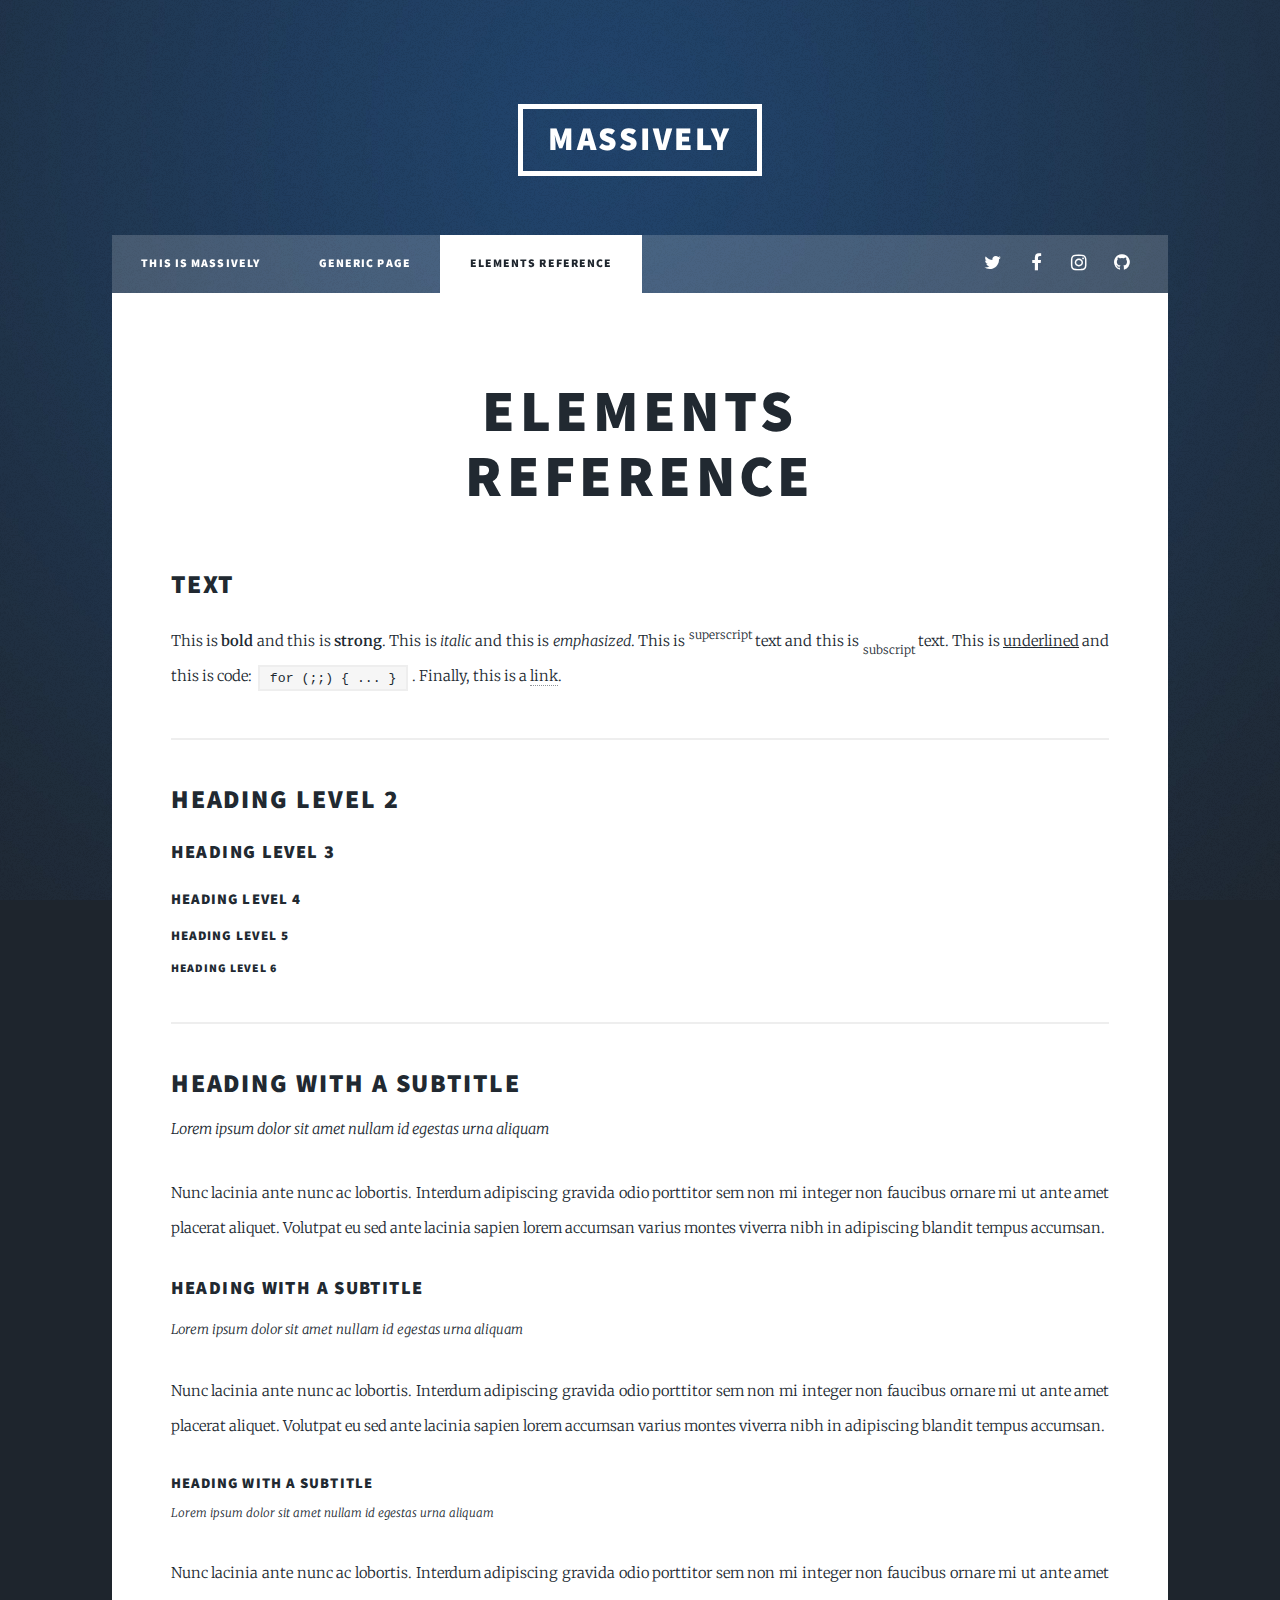
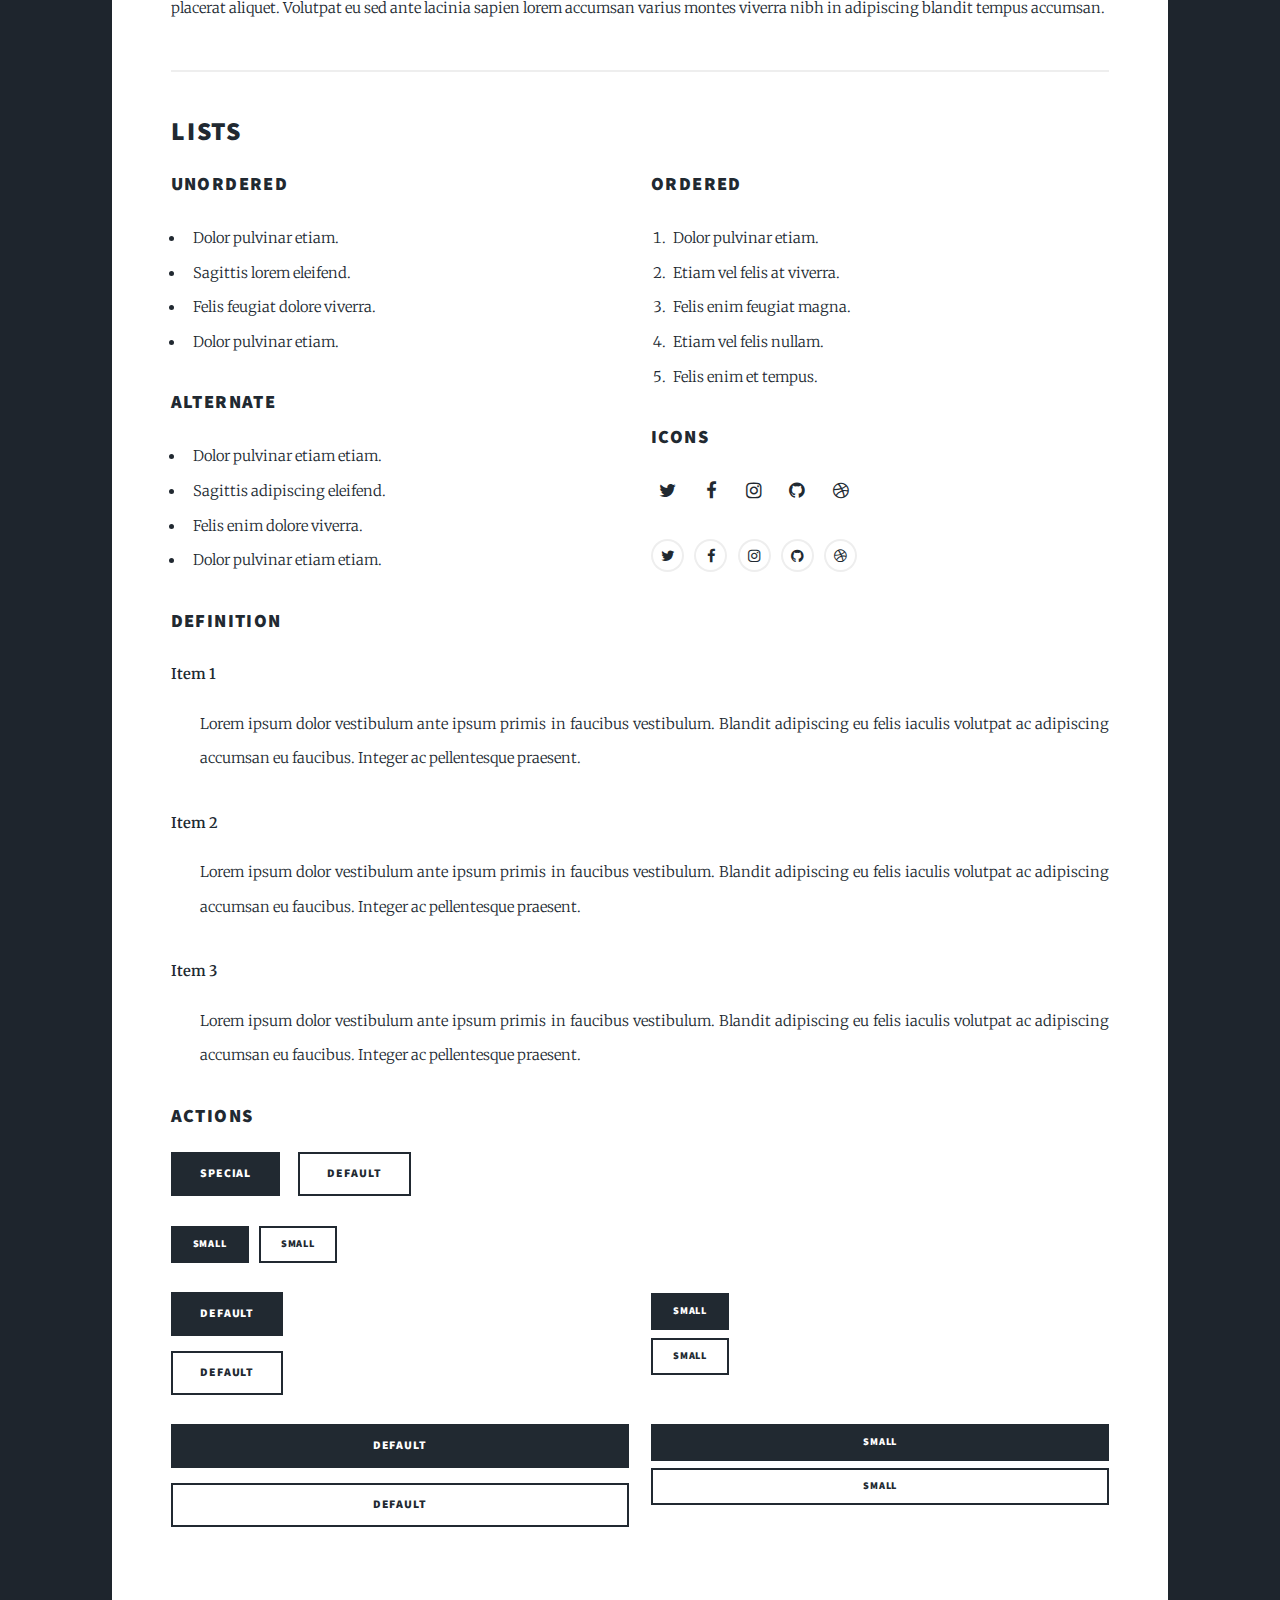
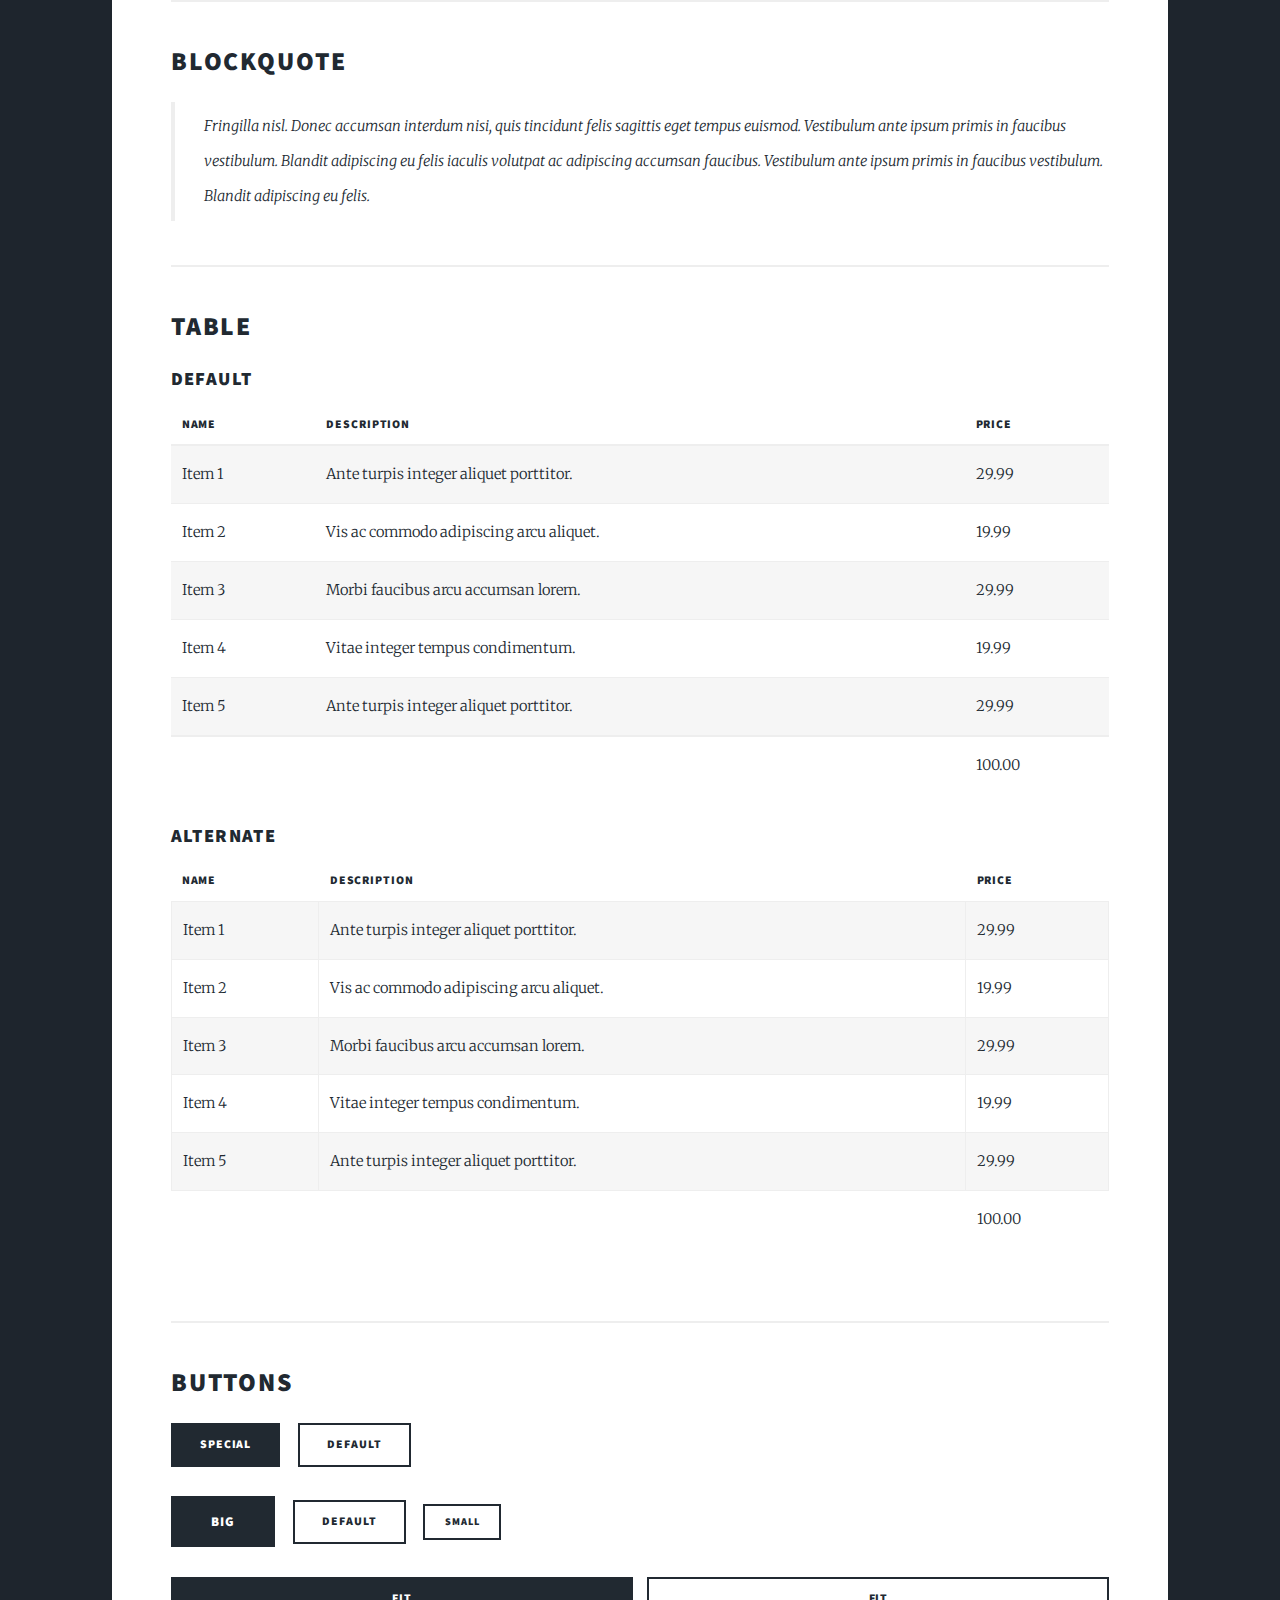
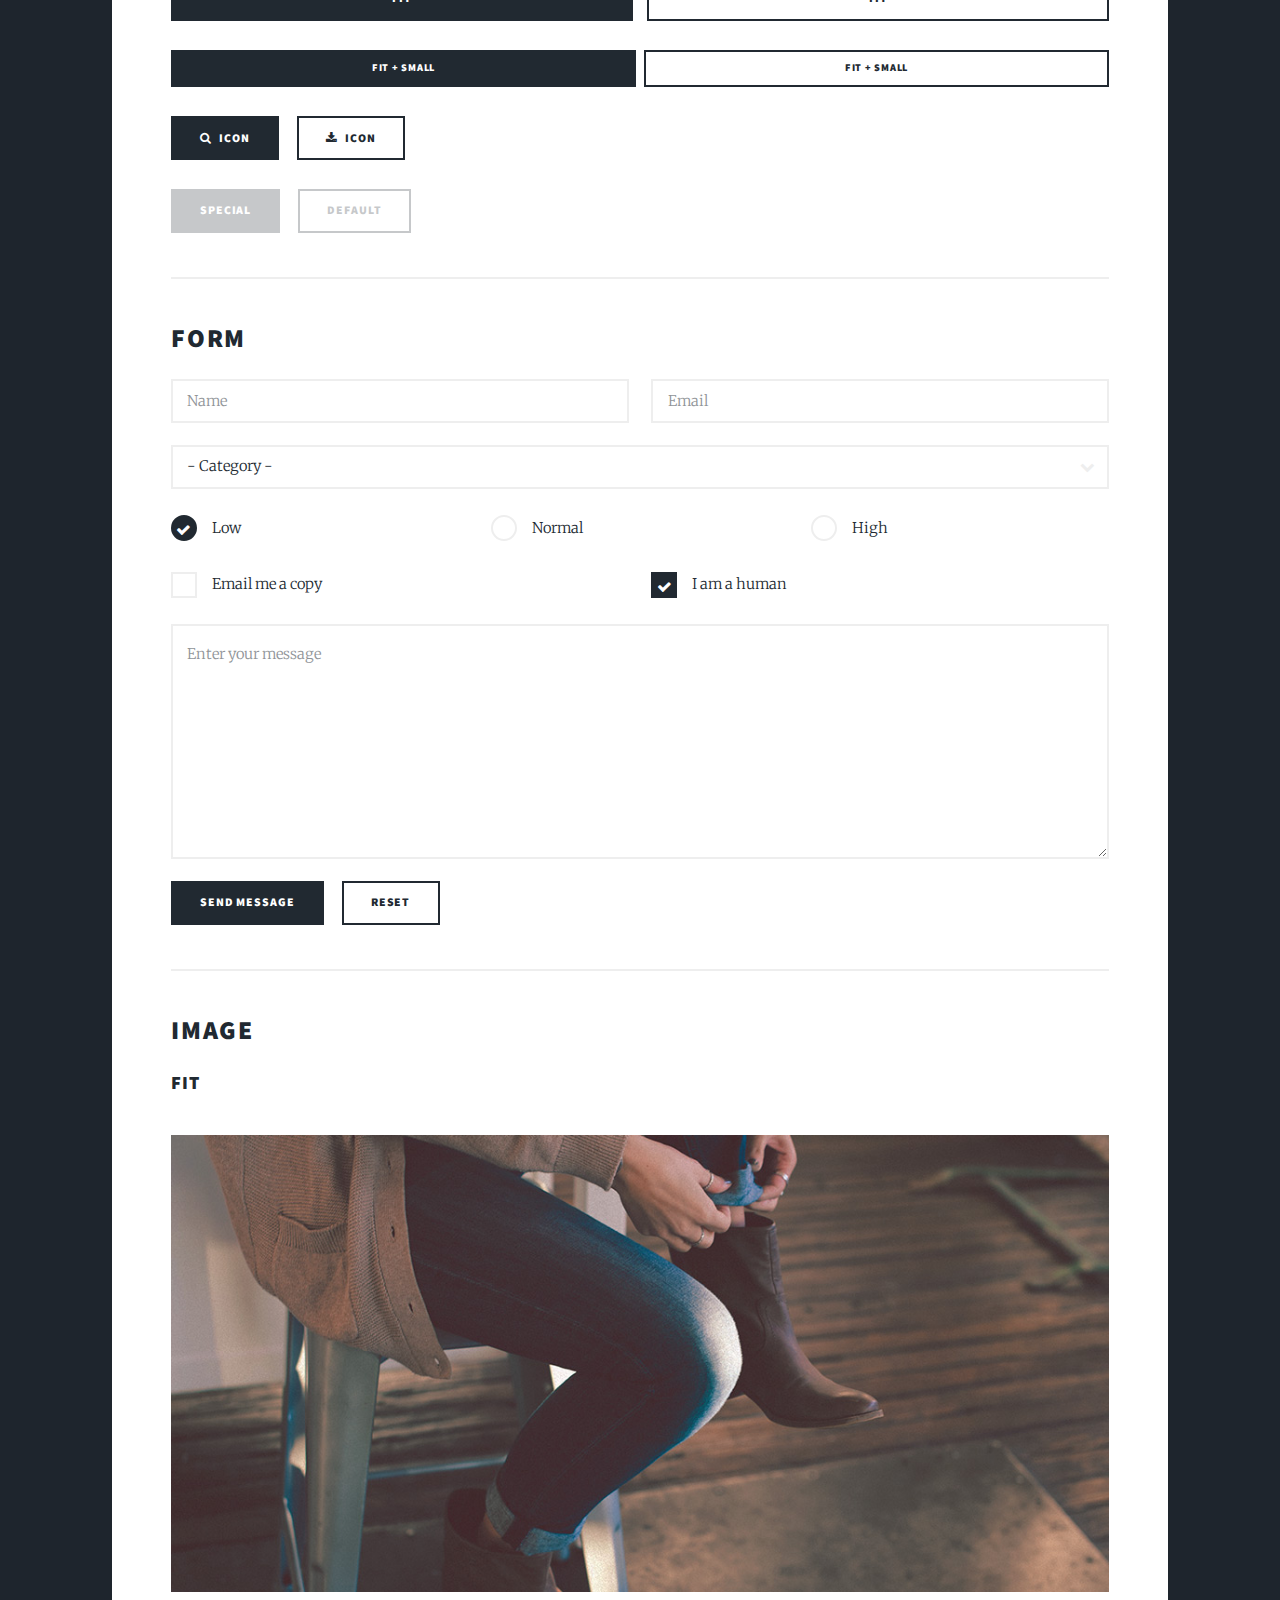
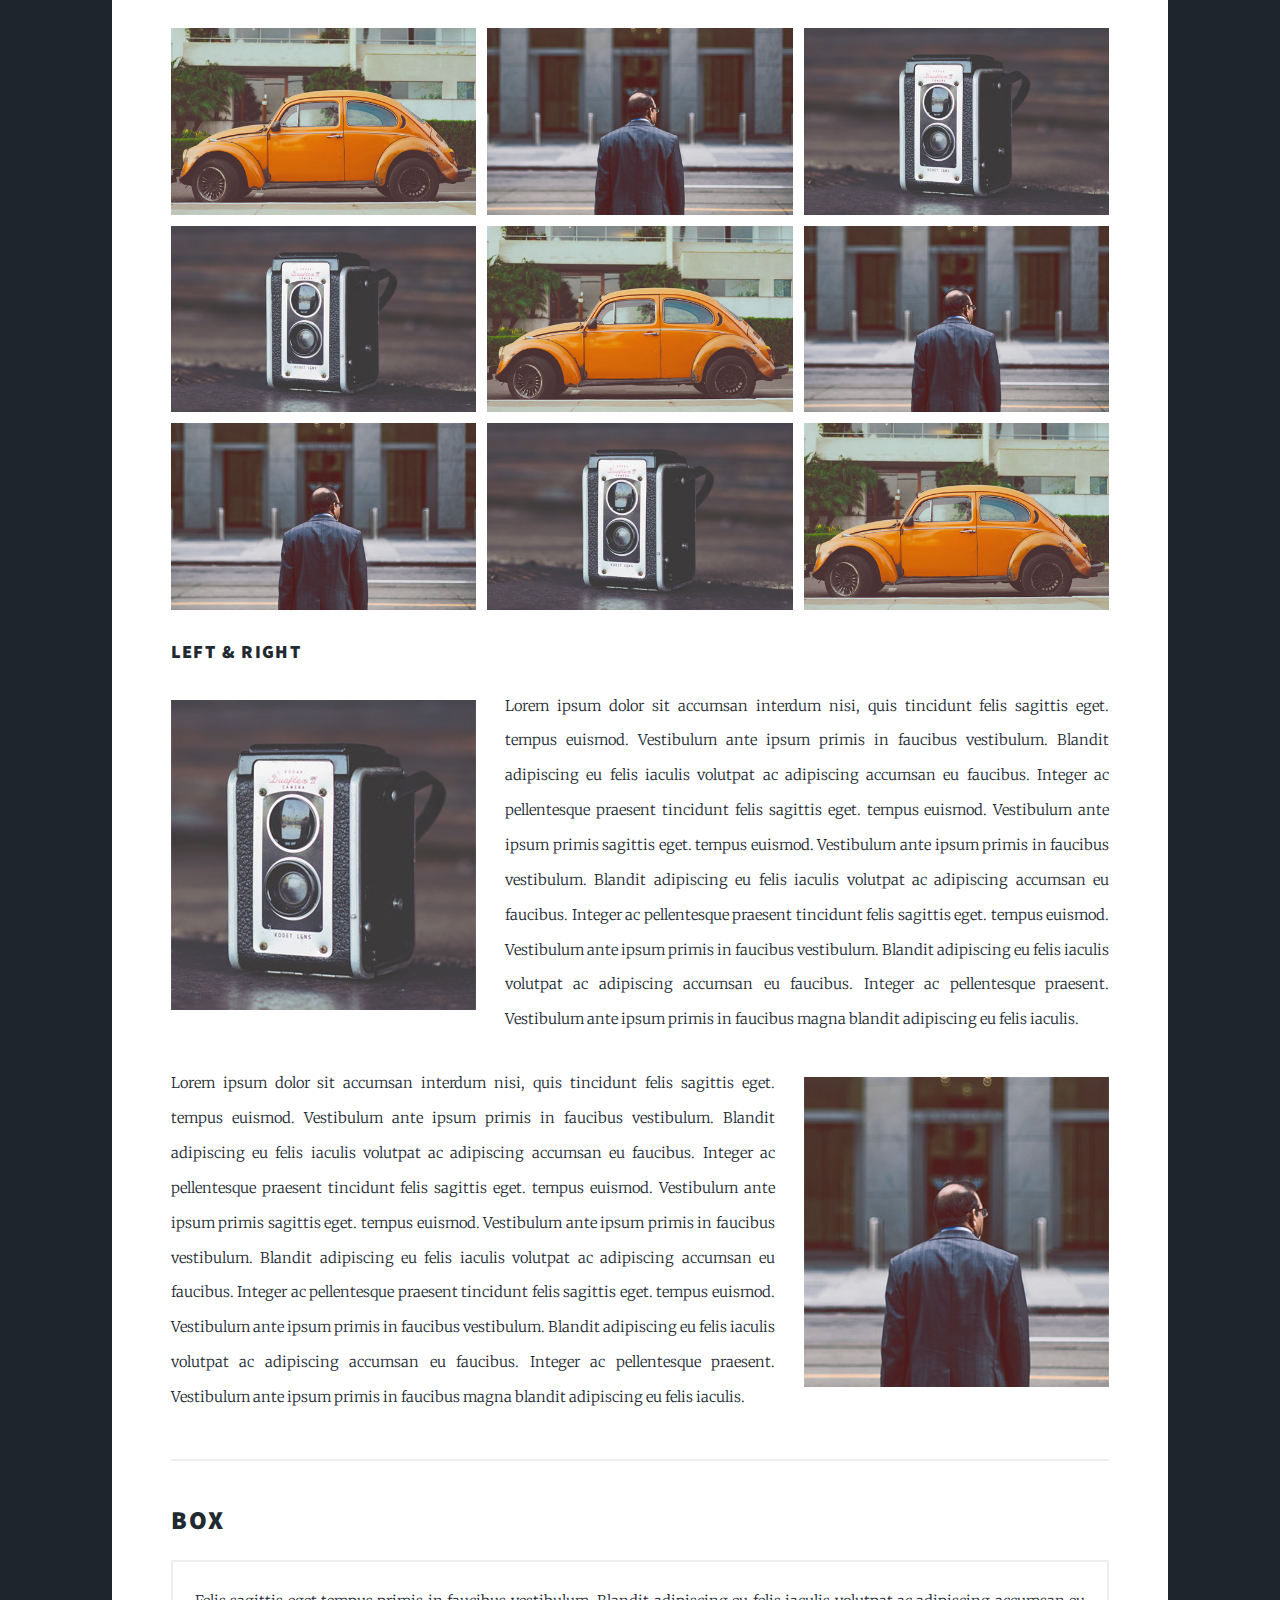
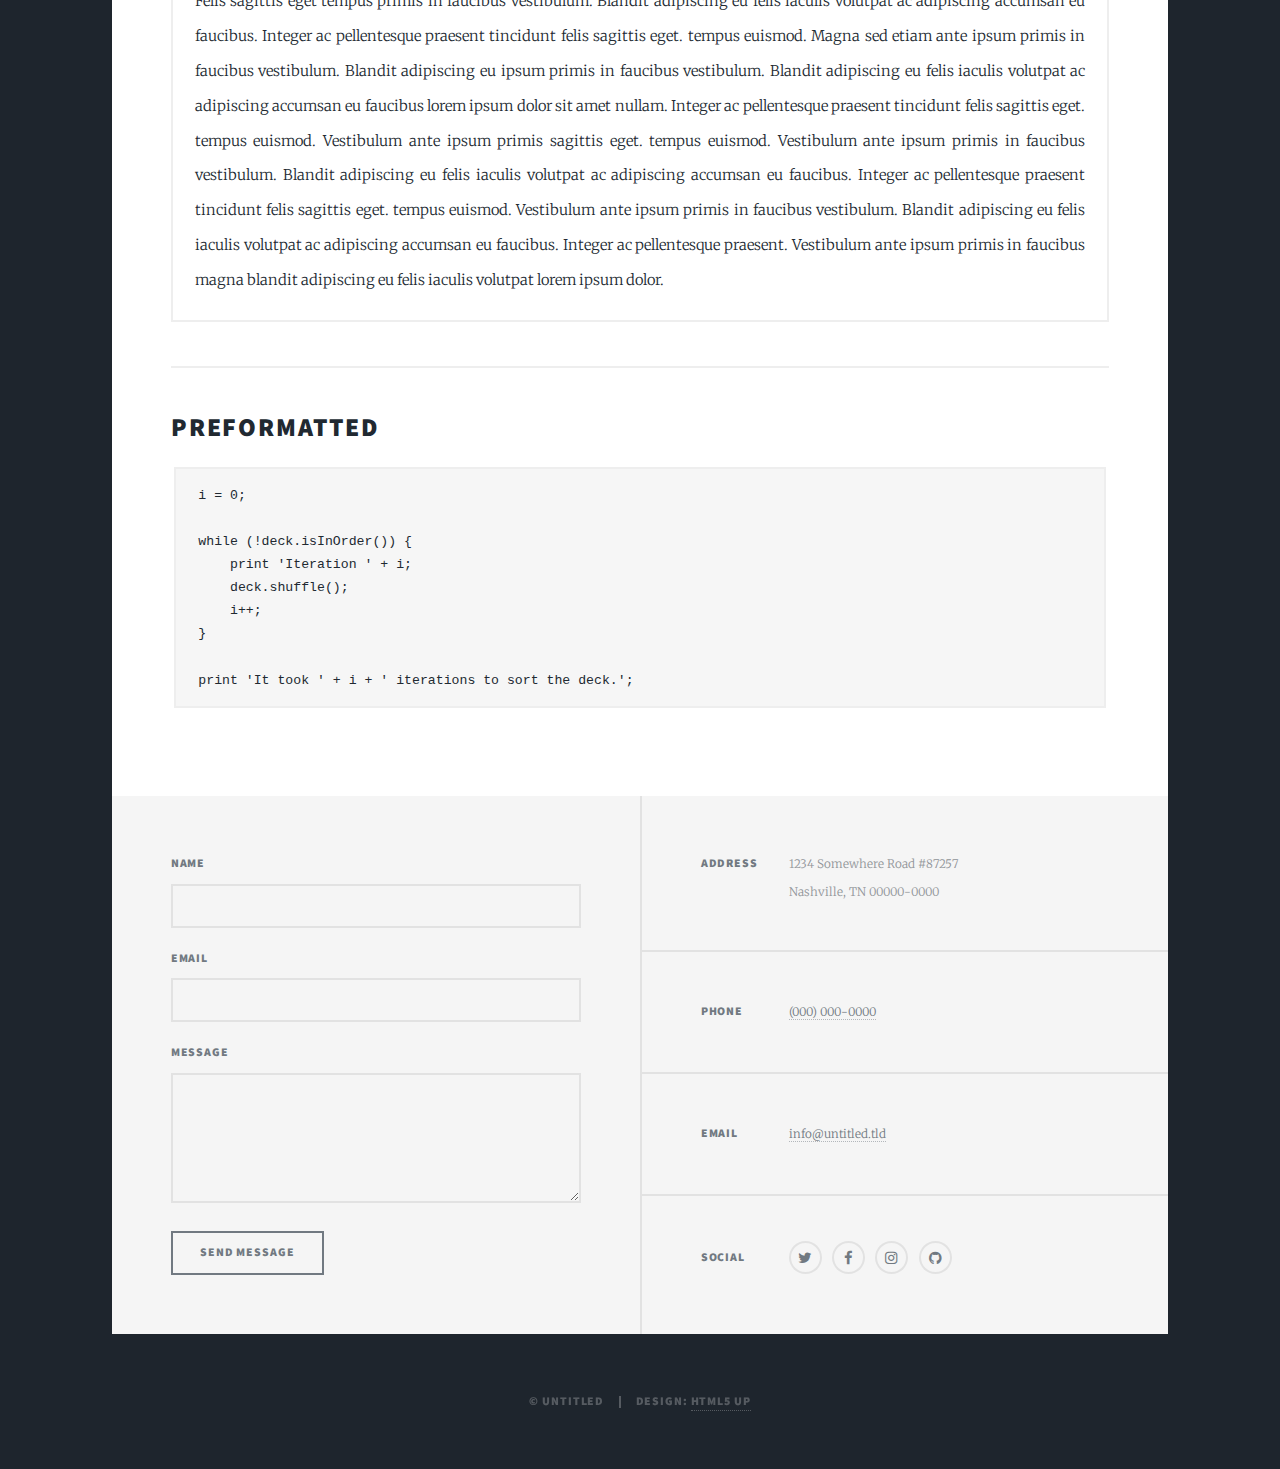
<file: elements.html>
<!DOCTYPE HTML>
<!--
	Massively by HTML5 UP
	html5up.net | @ajlkn
	Free for personal and commercial use under the CCA 3.0 license (html5up.net/license)
-->
<html>
	<head>
		<title>Elements Reference - Massively by HTML5 UP</title>
		<meta charset="utf-8" />
		<meta name="viewport" content="width=device-width, initial-scale=1, user-scalable=no" />
		<link rel="stylesheet" href="assets/css/main.css" />
		<noscript><link rel="stylesheet" href="assets/css/noscript.css" /></noscript>
	</head>
	<body class="is-loading">

		<!-- Wrapper -->
			<div id="wrapper">

				<!-- Header -->
					<header id="header">
						<a href="index.html" class="logo">Massively</a>
					</header>

				<!-- Nav -->
					<nav id="nav">
						<ul class="links">
							<li><a href="index.html">This is Massively</a></li>
							<li><a href="generic.html">Generic Page</a></li>
							<li class="active"><a href="elements.html">Elements Reference</a></li>
						</ul>
						<ul class="icons">
							<li><a href="#" class="icon fa-twitter"><span class="label">Twitter</span></a></li>
							<li><a href="#" class="icon fa-facebook"><span class="label">Facebook</span></a></li>
							<li><a href="#" class="icon fa-instagram"><span class="label">Instagram</span></a></li>
							<li><a href="#" class="icon fa-github"><span class="label">GitHub</span></a></li>
						</ul>
					</nav>

				<!-- Main -->
					<div id="main">

						<!-- Post -->
							<section class="post">
								<header class="major">
									<h1>Elements<br />
									Reference</h1>
								</header>

								<!-- Text stuff -->
									<h2>Text</h2>
									<p>This is <b>bold</b> and this is <strong>strong</strong>. This is <i>italic</i> and this is <em>emphasized</em>.
									This is <sup>superscript</sup> text and this is <sub>subscript</sub> text.
									This is <u>underlined</u> and this is code: <code>for (;;) { ... }</code>.
									Finally, this is a <a href="#">link</a>.</p>
									<hr />
									<h2>Heading Level 2</h2>
									<h3>Heading Level 3</h3>
									<h4>Heading Level 4</h4>
									<h5>Heading Level 5</h5>
									<h6>Heading Level 6</h6>
									<hr />
									<header>
										<h2>Heading with a Subtitle</h2>
										<p>Lorem ipsum dolor sit amet nullam id egestas urna aliquam</p>
									</header>
									<p>Nunc lacinia ante nunc ac lobortis. Interdum adipiscing gravida odio porttitor sem non mi integer non faucibus ornare mi ut ante amet placerat aliquet. Volutpat eu sed ante lacinia sapien lorem accumsan varius montes viverra nibh in adipiscing blandit tempus accumsan.</p>
									<header>
										<h3>Heading with a Subtitle</h3>
										<p>Lorem ipsum dolor sit amet nullam id egestas urna aliquam</p>
									</header>
									<p>Nunc lacinia ante nunc ac lobortis. Interdum adipiscing gravida odio porttitor sem non mi integer non faucibus ornare mi ut ante amet placerat aliquet. Volutpat eu sed ante lacinia sapien lorem accumsan varius montes viverra nibh in adipiscing blandit tempus accumsan.</p>
									<header>
										<h4>Heading with a Subtitle</h4>
										<p>Lorem ipsum dolor sit amet nullam id egestas urna aliquam</p>
									</header>
									<p>Nunc lacinia ante nunc ac lobortis. Interdum adipiscing gravida odio porttitor sem non mi integer non faucibus ornare mi ut ante amet placerat aliquet. Volutpat eu sed ante lacinia sapien lorem accumsan varius montes viverra nibh in adipiscing blandit tempus accumsan.</p>

									<hr />

								<!-- Lists -->
									<h2>Lists</h2>
									<div class="row">
										<div class="6u 12u$(small)">

											<h3>Unordered</h3>
											<ul>
												<li>Dolor pulvinar etiam.</li>
												<li>Sagittis lorem eleifend.</li>
												<li>Felis feugiat dolore viverra.</li>
												<li>Dolor pulvinar etiam.</li>
											</ul>

											<h3>Alternate</h3>
											<ul class="alt">
												<li>Dolor pulvinar etiam etiam.</li>
												<li>Sagittis adipiscing eleifend.</li>
												<li>Felis enim dolore viverra.</li>
												<li>Dolor pulvinar etiam etiam.</li>
											</ul>

										</div>
										<div class="6u$ 12u$(small)">

											<h3>Ordered</h3>
											<ol>
												<li>Dolor pulvinar etiam.</li>
												<li>Etiam vel felis at viverra.</li>
												<li>Felis enim feugiat magna.</li>
												<li>Etiam vel felis nullam.</li>
												<li>Felis enim et tempus.</li>
											</ol>

											<h3>Icons</h3>
											<ul class="icons">
												<li><a href="#" class="icon fa-twitter"><span class="label">Twitter</span></a></li>
												<li><a href="#" class="icon fa-facebook"><span class="label">Facebook</span></a></li>
												<li><a href="#" class="icon fa-instagram"><span class="label">Instagram</span></a></li>
												<li><a href="#" class="icon fa-github"><span class="label">Github</span></a></li>
												<li><a href="#" class="icon fa-dribbble"><span class="label">Dribbble</span></a></li>
											</ul>
											<ul class="icons alt">
												<li><a href="#" class="icon alt fa-twitter"><span class="label">Twitter</span></a></li>
												<li><a href="#" class="icon alt fa-facebook"><span class="label">Facebook</span></a></li>
												<li><a href="#" class="icon alt fa-instagram"><span class="label">Instagram</span></a></li>
												<li><a href="#" class="icon alt fa-github"><span class="label">Github</span></a></li>
												<li><a href="#" class="icon alt fa-dribbble"><span class="label">Dribbble</span></a></li>
											</ul>

										</div>
									</div>
									<h3>Definition</h3>
									<dl>
										<dt>Item 1</dt>
										<dd>
											<p>Lorem ipsum dolor vestibulum ante ipsum primis in faucibus vestibulum. Blandit adipiscing eu felis iaculis volutpat ac adipiscing accumsan eu faucibus. Integer ac pellentesque praesent.</p>
										</dd>
										<dt>Item 2</dt>
										<dd>
											<p>Lorem ipsum dolor vestibulum ante ipsum primis in faucibus vestibulum. Blandit adipiscing eu felis iaculis volutpat ac adipiscing accumsan eu faucibus. Integer ac pellentesque praesent.</p>
										</dd>
										<dt>Item 3</dt>
										<dd>
											<p>Lorem ipsum dolor vestibulum ante ipsum primis in faucibus vestibulum. Blandit adipiscing eu felis iaculis volutpat ac adipiscing accumsan eu faucibus. Integer ac pellentesque praesent.</p>
										</dd>
									</dl>

									<h3>Actions</h3>
									<ul class="actions">
										<li><a href="#" class="button special">Special</a></li>
										<li><a href="#" class="button">Default</a></li>
									</ul>
									<ul class="actions small">
										<li><a href="#" class="button special small">Small</a></li>
										<li><a href="#" class="button small">Small</a></li>
									</ul>
									<div class="row">
										<div class="6u 12u$(small)">
											<ul class="actions vertical">
												<li><a href="#" class="button special">Default</a></li>
												<li><a href="#" class="button">Default</a></li>
											</ul>
										</div>
										<div class="6u 12u$(small)">
											<ul class="actions vertical small">
												<li><a href="#" class="button special small">Small</a></li>
												<li><a href="#" class="button small">Small</a></li>
											</ul>
										</div>
									</div>
									<div class="row">
										<div class="6u 12u$(small)">
											<ul class="actions vertical">
												<li><a href="#" class="button special fit">Default</a></li>
												<li><a href="#" class="button fit">Default</a></li>
											</ul>
										</div>
										<div class="6u$ 12u$(small)">
											<ul class="actions vertical small">
												<li><a href="#" class="button special small fit">Small</a></li>
												<li><a href="#" class="button small fit">Small</a></li>
											</ul>
										</div>
									</div>

									<hr />

								<!-- Blockquote -->
									<h2>Blockquote</h2>
									<blockquote>Fringilla nisl. Donec accumsan interdum nisi, quis tincidunt felis sagittis eget tempus euismod. Vestibulum ante ipsum primis in faucibus vestibulum. Blandit adipiscing eu felis iaculis volutpat ac adipiscing accumsan faucibus. Vestibulum ante ipsum primis in faucibus vestibulum. Blandit adipiscing eu felis.</blockquote>

									<hr />

								<!-- Table -->
									<h2>Table</h2>

									<h3>Default</h3>
									<div class="table-wrapper">
										<table>
											<thead>
												<tr>
													<th>Name</th>
													<th>Description</th>
													<th>Price</th>
												</tr>
											</thead>
											<tbody>
												<tr>
													<td>Item 1</td>
													<td>Ante turpis integer aliquet porttitor.</td>
													<td>29.99</td>
												</tr>
												<tr>
													<td>Item 2</td>
													<td>Vis ac commodo adipiscing arcu aliquet.</td>
													<td>19.99</td>
												</tr>
												<tr>
													<td>Item 3</td>
													<td> Morbi faucibus arcu accumsan lorem.</td>
													<td>29.99</td>
												</tr>
												<tr>
													<td>Item 4</td>
													<td>Vitae integer tempus condimentum.</td>
													<td>19.99</td>
												</tr>
												<tr>
													<td>Item 5</td>
													<td>Ante turpis integer aliquet porttitor.</td>
													<td>29.99</td>
												</tr>
											</tbody>
											<tfoot>
												<tr>
													<td colspan="2"></td>
													<td>100.00</td>
												</tr>
											</tfoot>
										</table>
									</div>

									<h3>Alternate</h3>
									<div class="table-wrapper">
										<table class="alt">
											<thead>
												<tr>
													<th>Name</th>
													<th>Description</th>
													<th>Price</th>
												</tr>
											</thead>
											<tbody>
												<tr>
													<td>Item 1</td>
													<td>Ante turpis integer aliquet porttitor.</td>
													<td>29.99</td>
												</tr>
												<tr>
													<td>Item 2</td>
													<td>Vis ac commodo adipiscing arcu aliquet.</td>
													<td>19.99</td>
												</tr>
												<tr>
													<td>Item 3</td>
													<td> Morbi faucibus arcu accumsan lorem.</td>
													<td>29.99</td>
												</tr>
												<tr>
													<td>Item 4</td>
													<td>Vitae integer tempus condimentum.</td>
													<td>19.99</td>
												</tr>
												<tr>
													<td>Item 5</td>
													<td>Ante turpis integer aliquet porttitor.</td>
													<td>29.99</td>
												</tr>
											</tbody>
											<tfoot>
												<tr>
													<td colspan="2"></td>
													<td>100.00</td>
												</tr>
											</tfoot>
										</table>
									</div>

									<hr />

								<!-- Buttons -->
									<h2>Buttons</h2>
									<ul class="actions">
										<li><a href="#" class="button special">Special</a></li>
										<li><a href="#" class="button">Default</a></li>
									</ul>
									<ul class="actions">
										<li><a href="#" class="button special big">Big</a></li>
										<li><a href="#" class="button">Default</a></li>
										<li><a href="#" class="button small">Small</a></li>
									</ul>
									<ul class="actions fit">
										<li><a href="#" class="button special fit">Fit</a></li>
										<li><a href="#" class="button fit">Fit</a></li>
									</ul>
									<ul class="actions fit small">
										<li><a href="#" class="button special fit small">Fit + Small</a></li>
										<li><a href="#" class="button fit small">Fit + Small</a></li>
									</ul>
									<ul class="actions">
										<li><a href="#" class="button special icon fa-search">Icon</a></li>
										<li><a href="#" class="button icon fa-download">Icon</a></li>
									</ul>
									<ul class="actions">
										<li><span class="button special disabled">Special</span></li>
										<li><span class="button disabled">Default</span></li>
									</ul>

									<hr />

								<!-- Form -->
									<h2>Form</h2>

									<form method="post" action="#" class="alt">
										<div class="row uniform">
											<div class="6u 12u$(xsmall)">
												<input type="text" name="demo-name" id="demo-name" value="" placeholder="Name" />
											</div>
											<div class="6u$ 12u$(xsmall)">
												<input type="email" name="demo-email" id="demo-email" value="" placeholder="Email" />
											</div>
											<!-- Break -->
											<div class="12u$">
												<div class="select-wrapper">
													<select name="demo-category" id="demo-category">
														<option value="">- Category -</option>
														<option value="1">Manufacturing</option>
														<option value="1">Shipping</option>
														<option value="1">Administration</option>
														<option value="1">Human Resources</option>
													</select>
												</div>
											</div>
											<!-- Break -->
											<div class="4u 12u$(small)">
												<input type="radio" id="demo-priority-low" name="demo-priority" checked>
												<label for="demo-priority-low">Low</label>
											</div>
											<div class="4u 12u$(small)">
												<input type="radio" id="demo-priority-normal" name="demo-priority">
												<label for="demo-priority-normal">Normal</label>
											</div>
											<div class="4u$ 12u$(small)">
												<input type="radio" id="demo-priority-high" name="demo-priority">
												<label for="demo-priority-high">High</label>
											</div>
											<!-- Break -->
											<div class="6u 12u$(small)">
												<input type="checkbox" id="demo-copy" name="demo-copy">
												<label for="demo-copy">Email me a copy</label>
											</div>
											<div class="6u$ 12u$(small)">
												<input type="checkbox" id="demo-human" name="demo-human" checked>
												<label for="demo-human">I am a human</label>
											</div>
											<!-- Break -->
											<div class="12u$">
												<textarea name="demo-message" id="demo-message" placeholder="Enter your message" rows="6"></textarea>
											</div>
											<!-- Break -->
											<div class="12u$">
												<ul class="actions">
													<li><input type="submit" value="Send Message" class="special" /></li>
													<li><input type="reset" value="Reset" /></li>
												</ul>
											</div>
										</div>
									</form>

									<hr />

								<!-- Image -->
									<h2>Image</h2>

									<h3>Fit</h3>
									<span class="image fit"><img src="images/pic01.jpg" alt="" /></span>
									<div class="box alt">
										<div class="row 50% uniform">
											<div class="4u"><span class="image fit"><img src="images/pic02.jpg" alt="" /></span></div>
											<div class="4u"><span class="image fit"><img src="images/pic03.jpg" alt="" /></span></div>
											<div class="4u$"><span class="image fit"><img src="images/pic04.jpg" alt="" /></span></div>
											<!-- Break -->
											<div class="4u"><span class="image fit"><img src="images/pic04.jpg" alt="" /></span></div>
											<div class="4u"><span class="image fit"><img src="images/pic02.jpg" alt="" /></span></div>
											<div class="4u$"><span class="image fit"><img src="images/pic03.jpg" alt="" /></span></div>
											<!-- Break -->
											<div class="4u"><span class="image fit"><img src="images/pic03.jpg" alt="" /></span></div>
											<div class="4u"><span class="image fit"><img src="images/pic04.jpg" alt="" /></span></div>
											<div class="4u$"><span class="image fit"><img src="images/pic02.jpg" alt="" /></span></div>
										</div>
									</div>

									<h3>Left &amp; Right</h3>
									<p><span class="image left"><img src="images/pic08.jpg" alt="" /></span>Lorem ipsum dolor sit accumsan interdum nisi, quis tincidunt felis sagittis eget. tempus euismod. Vestibulum ante ipsum primis in faucibus vestibulum. Blandit adipiscing eu felis iaculis volutpat ac adipiscing accumsan eu faucibus. Integer ac pellentesque praesent tincidunt felis sagittis eget. tempus euismod. Vestibulum ante ipsum primis sagittis eget. tempus euismod. Vestibulum ante ipsum primis in faucibus vestibulum. Blandit adipiscing eu felis iaculis volutpat ac adipiscing accumsan eu faucibus. Integer ac pellentesque praesent tincidunt felis sagittis eget. tempus euismod. Vestibulum ante ipsum primis in faucibus vestibulum. Blandit adipiscing eu felis iaculis volutpat ac adipiscing accumsan eu faucibus. Integer ac pellentesque praesent. Vestibulum ante ipsum primis in faucibus magna blandit adipiscing eu felis iaculis.</p>
									<p><span class="image right"><img src="images/pic09.jpg" alt="" /></span>Lorem ipsum dolor sit accumsan interdum nisi, quis tincidunt felis sagittis eget. tempus euismod. Vestibulum ante ipsum primis in faucibus vestibulum. Blandit adipiscing eu felis iaculis volutpat ac adipiscing accumsan eu faucibus. Integer ac pellentesque praesent tincidunt felis sagittis eget. tempus euismod. Vestibulum ante ipsum primis sagittis eget. tempus euismod. Vestibulum ante ipsum primis in faucibus vestibulum. Blandit adipiscing eu felis iaculis volutpat ac adipiscing accumsan eu faucibus. Integer ac pellentesque praesent tincidunt felis sagittis eget. tempus euismod. Vestibulum ante ipsum primis in faucibus vestibulum. Blandit adipiscing eu felis iaculis volutpat ac adipiscing accumsan eu faucibus. Integer ac pellentesque praesent. Vestibulum ante ipsum primis in faucibus magna blandit adipiscing eu felis iaculis.</p>

									<hr />

								<!-- Box -->
									<h2>Box</h2>
									<div class="box">
										<p>Felis sagittis eget tempus primis in faucibus vestibulum. Blandit adipiscing eu felis iaculis volutpat ac adipiscing accumsan eu faucibus. Integer ac pellentesque praesent tincidunt felis sagittis eget. tempus euismod. Magna sed etiam ante ipsum primis in faucibus vestibulum. Blandit adipiscing eu ipsum primis in faucibus vestibulum. Blandit adipiscing eu felis iaculis volutpat ac adipiscing accumsan eu faucibus lorem ipsum dolor sit amet nullam. Integer ac pellentesque praesent tincidunt felis sagittis eget. tempus euismod. Vestibulum ante ipsum primis sagittis eget. tempus euismod. Vestibulum ante ipsum primis in faucibus vestibulum. Blandit adipiscing eu felis iaculis volutpat ac adipiscing accumsan eu faucibus. Integer ac pellentesque praesent tincidunt felis sagittis eget. tempus euismod. Vestibulum ante ipsum primis in faucibus vestibulum. Blandit adipiscing eu felis iaculis volutpat ac adipiscing accumsan eu faucibus. Integer ac pellentesque praesent. Vestibulum ante ipsum primis in faucibus magna blandit adipiscing eu felis iaculis volutpat lorem ipsum dolor.</p>
									</div>

									<hr />

								<!-- Preformatted Code -->
									<h2>Preformatted</h2>
									<pre><code>i = 0;

while (!deck.isInOrder()) {
    print 'Iteration ' + i;
    deck.shuffle();
    i++;
}

print 'It took ' + i + ' iterations to sort the deck.';
</code></pre>

							</section>

					</div>

				<!-- Footer -->
					<footer id="footer">
						<section>
							<form method="post" action="#">
								<div class="field">
									<label for="name">Name</label>
									<input type="text" name="name" id="name" />
								</div>
								<div class="field">
									<label for="email">Email</label>
									<input type="text" name="email" id="email" />
								</div>
								<div class="field">
									<label for="message">Message</label>
									<textarea name="message" id="message" rows="3"></textarea>
								</div>
								<ul class="actions">
									<li><input type="submit" value="Send Message" /></li>
								</ul>
							</form>
						</section>
						<section class="split contact">
							<section class="alt">
								<h3>Address</h3>
								<p>1234 Somewhere Road #87257<br />
								Nashville, TN 00000-0000</p>
							</section>
							<section>
								<h3>Phone</h3>
								<p><a href="#">(000) 000-0000</a></p>
							</section>
							<section>
								<h3>Email</h3>
								<p><a href="#">info@untitled.tld</a></p>
							</section>
							<section>
								<h3>Social</h3>
								<ul class="icons alt">
									<li><a href="#" class="icon alt fa-twitter"><span class="label">Twitter</span></a></li>
									<li><a href="#" class="icon alt fa-facebook"><span class="label">Facebook</span></a></li>
									<li><a href="#" class="icon alt fa-instagram"><span class="label">Instagram</span></a></li>
									<li><a href="#" class="icon alt fa-github"><span class="label">GitHub</span></a></li>
								</ul>
							</section>
						</section>
					</footer>

				<!-- Copyright -->
					<div id="copyright">
						<ul><li>&copy; Untitled</li><li>Design: <a href="https://html5up.net">HTML5 UP</a></li></ul>
					</div>

			</div>

		<!-- Scripts -->
			<script src="assets/js/jquery.min.js"></script>
			<script src="assets/js/jquery.scrollex.min.js"></script>
			<script src="assets/js/jquery.scrolly.min.js"></script>
			<script src="assets/js/skel.min.js"></script>
			<script src="assets/js/util.js"></script>
			<script src="assets/js/main.js"></script>

	</body>
</html>
</file>
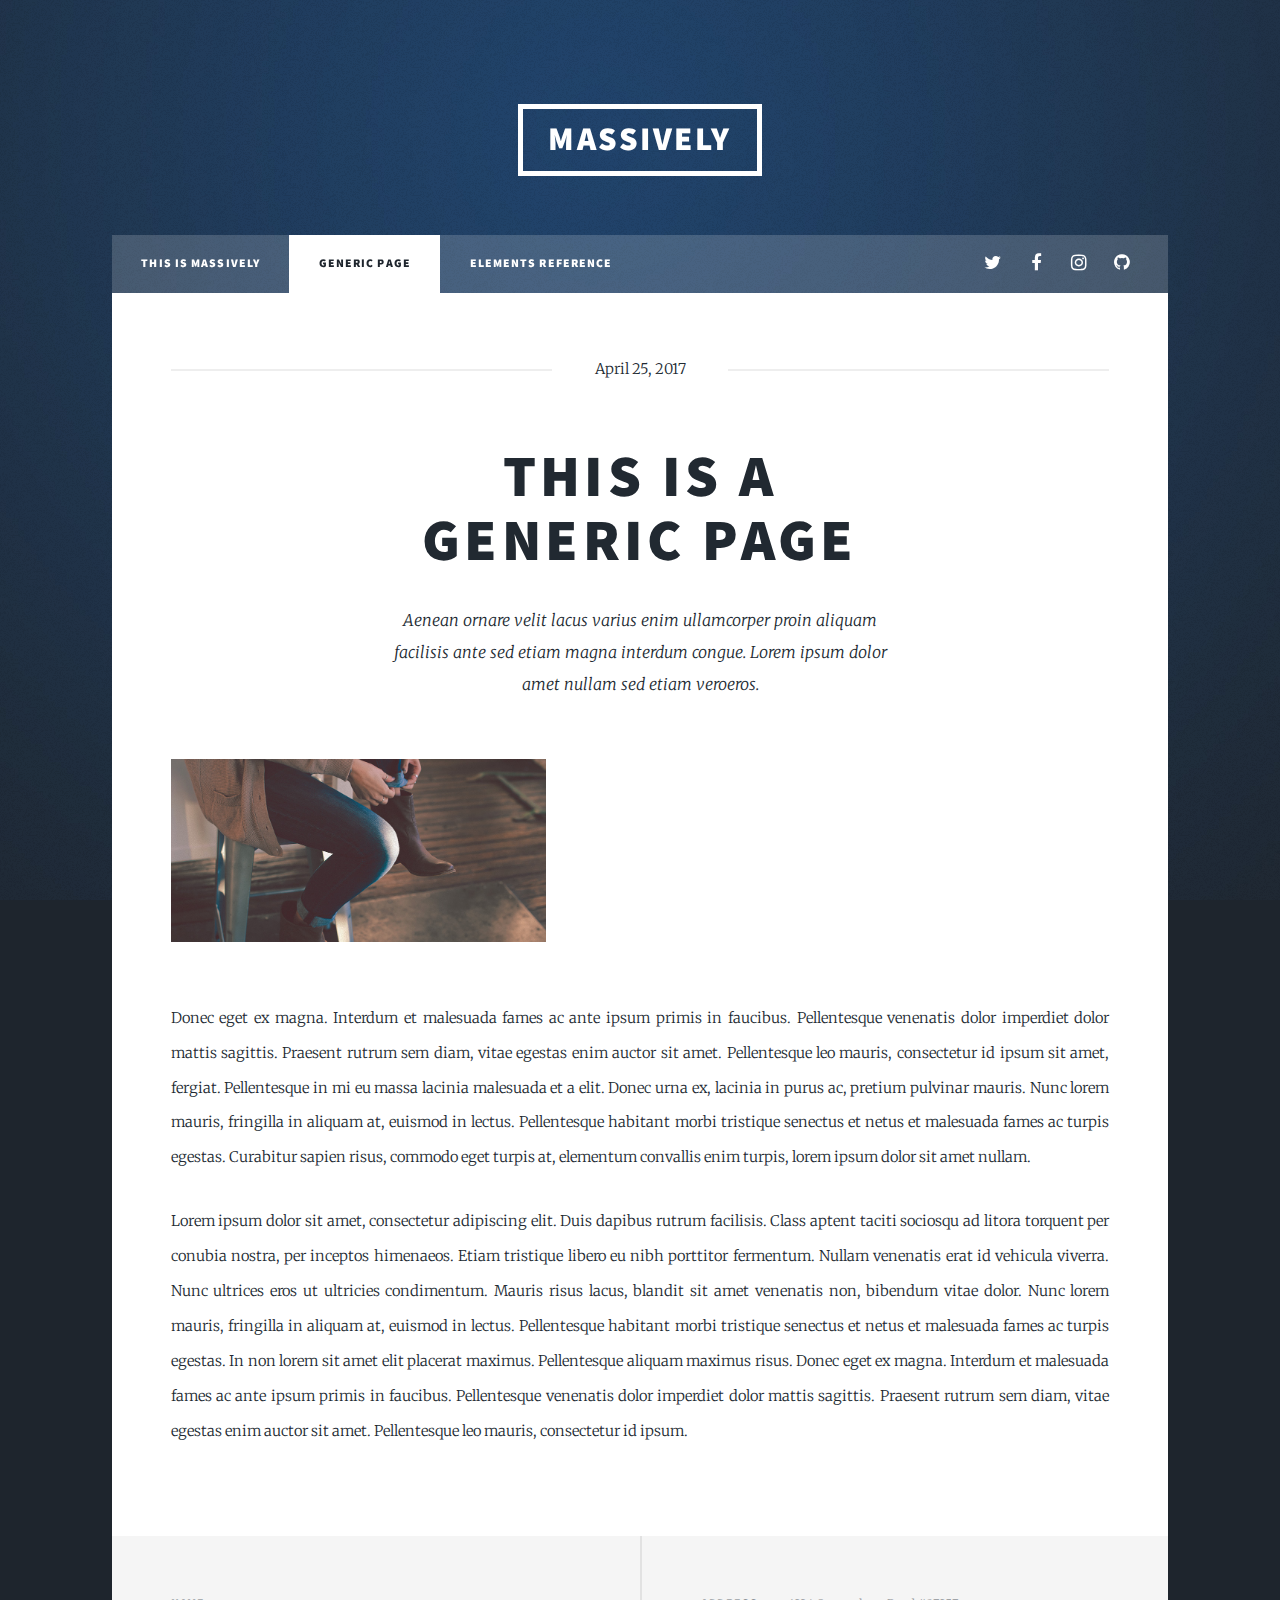
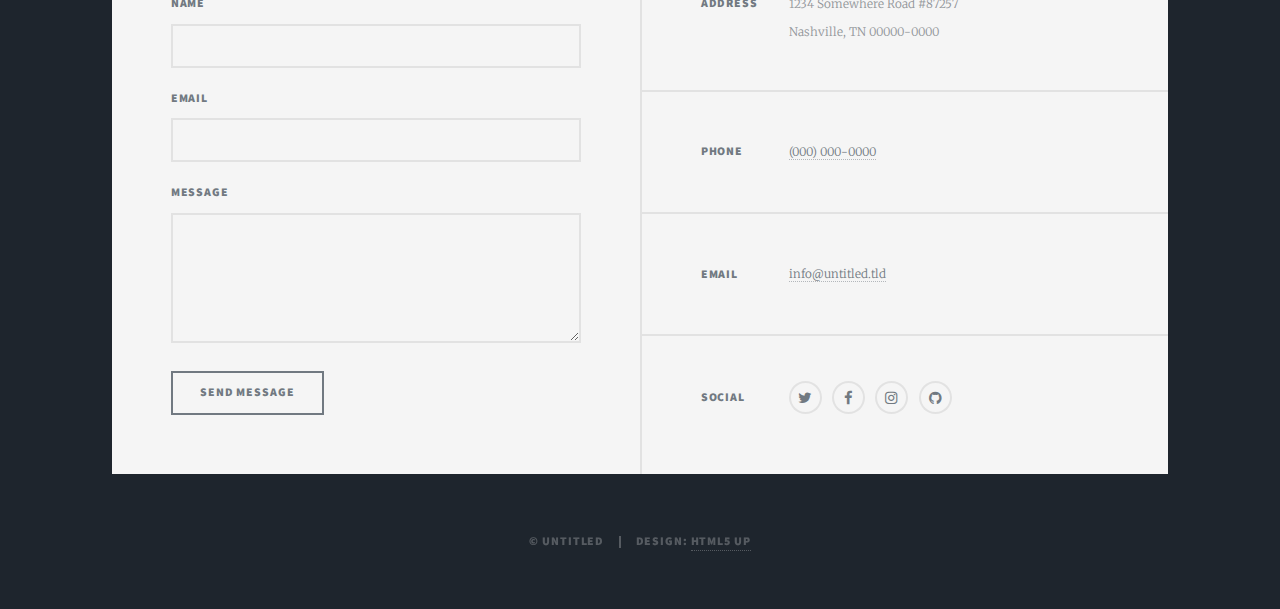
<file: generic.html>
<!DOCTYPE HTML>
<!--
	Massively by HTML5 UP
	html5up.net | @ajlkn
	Free for personal and commercial use under the CCA 3.0 license (html5up.net/license)
-->
<html>
	<head>
		<title>Generic Page - Massively by HTML5 UP</title>
		<meta charset="utf-8" />
		<meta name="viewport" content="width=device-width, initial-scale=1, user-scalable=no" />
		<link rel="stylesheet" href="assets/css/main.css" />
		<noscript><link rel="stylesheet" href="assets/css/noscript.css" /></noscript>
	</head>
	<body class="is-loading">

		<!-- Wrapper -->
			<div id="wrapper">

				<!-- Header -->
					<header id="header">
						<a href="index.html" class="logo">Massively</a>
					</header>

				<!-- Nav -->
					<nav id="nav">
						<ul class="links">
							<li><a href="index.html">This is Massively</a></li>
							<li class="active"><a href="generic.html">Generic Page</a></li>
							<li><a href="elements.html">Elements Reference</a></li>
						</ul>
						<ul class="icons">
							<li><a href="#" class="icon fa-twitter"><span class="label">Twitter</span></a></li>
							<li><a href="#" class="icon fa-facebook"><span class="label">Facebook</span></a></li>
							<li><a href="#" class="icon fa-instagram"><span class="label">Instagram</span></a></li>
							<li><a href="#" class="icon fa-github"><span class="label">GitHub</span></a></li>
						</ul>
					</nav>

				<!-- Main -->
					<div id="main">

						<!-- Post -->
							<section class="post">
								<header class="major">
									<span class="date">April 25, 2017</span>
									<h1>This is a<br />
									Generic Page</h1>
									<p>Aenean ornare velit lacus varius enim ullamcorper proin aliquam<br />
									facilisis ante sed etiam magna interdum congue. Lorem ipsum dolor<br />
									amet nullam sed etiam veroeros.</p>
								</header>
								<div class="image main"><img src="images/pic01.jpg" alt="" /></div>
								<p>Donec eget ex magna. Interdum et malesuada fames ac ante ipsum primis in faucibus. Pellentesque venenatis dolor imperdiet dolor mattis sagittis. Praesent rutrum sem diam, vitae egestas enim auctor sit amet. Pellentesque leo mauris, consectetur id ipsum sit amet, fergiat. Pellentesque in mi eu massa lacinia malesuada et a elit. Donec urna ex, lacinia in purus ac, pretium pulvinar mauris. Nunc lorem mauris, fringilla in aliquam at, euismod in lectus. Pellentesque habitant morbi tristique senectus et netus et malesuada fames ac turpis egestas. Curabitur sapien risus, commodo eget turpis at, elementum convallis enim turpis, lorem ipsum dolor sit amet nullam.</p>
								<p>Lorem ipsum dolor sit amet, consectetur adipiscing elit. Duis dapibus rutrum facilisis. Class aptent taciti sociosqu ad litora torquent per conubia nostra, per inceptos himenaeos. Etiam tristique libero eu nibh porttitor fermentum. Nullam venenatis erat id vehicula viverra. Nunc ultrices eros ut ultricies condimentum. Mauris risus lacus, blandit sit amet venenatis non, bibendum vitae dolor. Nunc lorem mauris, fringilla in aliquam at, euismod in lectus. Pellentesque habitant morbi tristique senectus et netus et malesuada fames ac turpis egestas. In non lorem sit amet elit placerat maximus. Pellentesque aliquam maximus risus. Donec eget ex magna. Interdum et malesuada fames ac ante ipsum primis in faucibus. Pellentesque venenatis dolor imperdiet dolor mattis sagittis. Praesent rutrum sem diam, vitae egestas enim auctor sit amet. Pellentesque leo mauris, consectetur id ipsum.</p>
							</section>

					</div>

				<!-- Footer -->
					<footer id="footer">
						<section>
							<form method="post" action="#">
								<div class="field">
									<label for="name">Name</label>
									<input type="text" name="name" id="name" />
								</div>
								<div class="field">
									<label for="email">Email</label>
									<input type="text" name="email" id="email" />
								</div>
								<div class="field">
									<label for="message">Message</label>
									<textarea name="message" id="message" rows="3"></textarea>
								</div>
								<ul class="actions">
									<li><input type="submit" value="Send Message" /></li>
								</ul>
							</form>
						</section>
						<section class="split contact">
							<section class="alt">
								<h3>Address</h3>
								<p>1234 Somewhere Road #87257<br />
								Nashville, TN 00000-0000</p>
							</section>
							<section>
								<h3>Phone</h3>
								<p><a href="#">(000) 000-0000</a></p>
							</section>
							<section>
								<h3>Email</h3>
								<p><a href="#">info@untitled.tld</a></p>
							</section>
							<section>
								<h3>Social</h3>
								<ul class="icons alt">
									<li><a href="#" class="icon alt fa-twitter"><span class="label">Twitter</span></a></li>
									<li><a href="#" class="icon alt fa-facebook"><span class="label">Facebook</span></a></li>
									<li><a href="#" class="icon alt fa-instagram"><span class="label">Instagram</span></a></li>
									<li><a href="#" class="icon alt fa-github"><span class="label">GitHub</span></a></li>
								</ul>
							</section>
						</section>
					</footer>

				<!-- Copyright -->
					<div id="copyright">
						<ul><li>&copy; Untitled</li><li>Design: <a href="https://html5up.net">HTML5 UP</a></li></ul>
					</div>

			</div>

		<!-- Scripts -->
			<script src="assets/js/jquery.min.js"></script>
			<script src="assets/js/jquery.scrollex.min.js"></script>
			<script src="assets/js/jquery.scrolly.min.js"></script>
			<script src="assets/js/skel.min.js"></script>
			<script src="assets/js/util.js"></script>
			<script src="assets/js/main.js"></script>

	</body>
</html>
</file>
<file: assets/css/main.css>
@import url(font-awesome.min.css);
@import url("https://fonts.googleapis.com/css?family=Merriweather:300,700,300italic,700italic|Source+Sans+Pro:900");



	html, body, div, span, applet, object, iframe, h1, h2, h3, h4, h5, h6, p, blockquote, pre, a, abbr, acronym, address, big, cite, code, del, dfn, em, img, ins, kbd, q, s, samp, small, strike, strong, sub, sup, tt, var, b, u, i, center, dl, dt, dd, ol, ul, li, fieldset, form, label, legend, table, caption, tbody, tfoot, thead, tr, th, td, article, aside, canvas, details, embed, figure, figcaption, footer, header, hgroup, menu, nav, output, ruby, section, summary, time, mark, audio, video {
		margin: 0;
		padding: 0;
		border: 0;
		font-size: 100%;
		font: inherit;
		vertical-align: baseline;
	}

	article, aside, details, figcaption, figure, footer, header, hgroup, menu, nav, section {
		display: block;
	}

	body {
		line-height: 1;
	}

	ol, ul {
		list-style: none;
	}

	blockquote, q {
		quotes: none;
	}

	blockquote:before, blockquote:after, q:before, q:after {
		content: '';
		content: none;
	}

	table {
		border-collapse: collapse;
		border-spacing: 0;
	}

	body {
		-webkit-text-size-adjust: none;
	}

/* Box Model */

	*, *:before, *:after {
		-moz-box-sizing: border-box;
		-webkit-box-sizing: border-box;
		box-sizing: border-box;
	}

/* Grid */

	.row {
		border-bottom: solid 1px transparent;
		-moz-box-sizing: border-box;
		-webkit-box-sizing: border-box;
		box-sizing: border-box;
	}

	.row > * {
		float: left;
		-moz-box-sizing: border-box;
		-webkit-box-sizing: border-box;
		box-sizing: border-box;
	}

	.row:after, .row:before {
		content: '';
		display: block;
		clear: both;
		height: 0;
	}

	.row.uniform > * > :first-child {
		margin-top: 0;
	}

	.row.uniform > * > :last-child {
		margin-bottom: 0;
	}

	.row.\30 \25 > * {
		padding: 0 0 0 0rem;
	}

	.row.\30 \25 {
		margin: 0 0 -1px 0rem;
	}

	.row.uniform.\30 \25 > * {
		padding: 0rem 0 0 0rem;
	}

	.row.uniform.\30 \25 {
		margin: 0rem 0 -1px 0rem;
	}

	.row > * {
		padding: 0 0 0 1.5rem;
	}

	.row {
		margin: 0 0 -1px -1.5rem;
	}

	.row.uniform > * {
		padding: 1.5rem 0 0 1.5rem;
	}

	.row.uniform {
		margin: -1.5rem 0 -1px -1.5rem;
	}

	.row.\32 00\25 > * {
		padding: 0 0 0 3rem;
	}

	.row.\32 00\25 {
		margin: 0 0 -1px -3rem;
	}

	.row.uniform.\32 00\25 > * {
		padding: 3rem 0 0 3rem;
	}

	.row.uniform.\32 00\25 {
		margin: -3rem 0 -1px -3rem;
	}

	.row.\31 50\25 > * {
		padding: 0 0 0 2.25rem;
	}

	.row.\31 50\25 {
		margin: 0 0 -1px -2.25rem;
	}

	.row.uniform.\31 50\25 > * {
		padding: 2.25rem 0 0 2.25rem;
	}

	.row.uniform.\31 50\25 {
		margin: -2.25rem 0 -1px -2.25rem;
	}

	.row.\35 0\25 > * {
		padding: 0 0 0 0.75rem;
	}

	.row.\35 0\25 {
		margin: 0 0 -1px -0.75rem;
	}

	.row.uniform.\35 0\25 > * {
		padding: 0.75rem 0 0 0.75rem;
	}

	.row.uniform.\35 0\25 {
		margin: -0.75rem 0 -1px -0.75rem;
	}

	.row.\32 5\25 > * {
		padding: 0 0 0 0.375rem;
	}

	.row.\32 5\25 {
		margin: 0 0 -1px -0.375rem;
	}

	.row.uniform.\32 5\25 > * {
		padding: 0.375rem 0 0 0.375rem;
	}

	.row.uniform.\32 5\25 {
		margin: -0.375rem 0 -1px -0.375rem;
	}

	.\31 2u, .\31 2u\24 {
		width: 100%;
		clear: none;
		margin-left: 0;
	}

	.\31 1u, .\31 1u\24 {
		width: 91.6666666667%;
		clear: none;
		margin-left: 0;
	}

	.\31 0u, .\31 0u\24 {
		width: 83.3333333333%;
		clear: none;
		margin-left: 0;
	}

	.\39 u, .\39 u\24 {
		width: 75%;
		clear: none;
		margin-left: 0;
	}

	.\38 u, .\38 u\24 {
		width: 66.6666666667%;
		clear: none;
		margin-left: 0;
	}

	.\37 u, .\37 u\24 {
		width: 58.3333333333%;
		clear: none;
		margin-left: 0;
	}

	.\36 u, .\36 u\24 {
		width: 50%;
		clear: none;
		margin-left: 0;
	}

	.\35 u, .\35 u\24 {
		width: 41.6666666667%;
		clear: none;
		margin-left: 0;
	}

	.\34 u, .\34 u\24 {
		width: 33.3333333333%;
		clear: none;
		margin-left: 0;
	}

	.\33 u, .\33 u\24 {
		width: 25%;
		clear: none;
		margin-left: 0;
	}

	.\32 u, .\32 u\24 {
		width: 16.6666666667%;
		clear: none;
		margin-left: 0;
	}

	.\31 u, .\31 u\24 {
		width: 8.3333333333%;
		clear: none;
		margin-left: 0;
	}

	.\31 2u\24 + *,
	.\31 1u\24 + *,
	.\31 0u\24 + *,
	.\39 u\24 + *,
	.\38 u\24 + *,
	.\37 u\24 + *,
	.\36 u\24 + *,
	.\35 u\24 + *,
	.\34 u\24 + *,
	.\33 u\24 + *,
	.\32 u\24 + *,
	.\31 u\24 + * {
		clear: left;
	}

	.\-11u {
		margin-left: 91.66667%;
	}

	.\-10u {
		margin-left: 83.33333%;
	}

	.\-9u {
		margin-left: 75%;
	}

	.\-8u {
		margin-left: 66.66667%;
	}

	.\-7u {
		margin-left: 58.33333%;
	}

	.\-6u {
		margin-left: 50%;
	}

	.\-5u {
		margin-left: 41.66667%;
	}

	.\-4u {
		margin-left: 33.33333%;
	}

	.\-3u {
		margin-left: 25%;
	}

	.\-2u {
		margin-left: 16.66667%;
	}

	.\-1u {
		margin-left: 8.33333%;
	}

	@media screen and (max-width: 1680px) {

		.row > * {
			padding: 0 0 0 1.5rem;
		}

		.row {
			margin: 0 0 -1px -1.5rem;
		}

		.row.uniform > * {
			padding: 1.5rem 0 0 1.5rem;
		}

		.row.uniform {
			margin: -1.5rem 0 -1px -1.5rem;
		}

		.row.\32 00\25 > * {
			padding: 0 0 0 3rem;
		}

		.row.\32 00\25 {
			margin: 0 0 -1px -3rem;
		}

		.row.uniform.\32 00\25 > * {
			padding: 3rem 0 0 3rem;
		}

		.row.uniform.\32 00\25 {
			margin: -3rem 0 -1px -3rem;
		}

		.row.\31 50\25 > * {
			padding: 0 0 0 2.25rem;
		}

		.row.\31 50\25 {
			margin: 0 0 -1px -2.25rem;
		}

		.row.uniform.\31 50\25 > * {
			padding: 2.25rem 0 0 2.25rem;
		}

		.row.uniform.\31 50\25 {
			margin: -2.25rem 0 -1px -2.25rem;
		}

		.row.\35 0\25 > * {
			padding: 0 0 0 0.75rem;
		}

		.row.\35 0\25 {
			margin: 0 0 -1px -0.75rem;
		}

		.row.uniform.\35 0\25 > * {
			padding: 0.75rem 0 0 0.75rem;
		}

		.row.uniform.\35 0\25 {
			margin: -0.75rem 0 -1px -0.75rem;
		}

		.row.\32 5\25 > * {
			padding: 0 0 0 0.375rem;
		}

		.row.\32 5\25 {
			margin: 0 0 -1px -0.375rem;
		}

		.row.uniform.\32 5\25 > * {
			padding: 0.375rem 0 0 0.375rem;
		}

		.row.uniform.\32 5\25 {
			margin: -0.375rem 0 -1px -0.375rem;
		}

		.\31 2u\28xlarge\29, .\31 2u\24\28xlarge\29 {
			width: 100%;
			clear: none;
			margin-left: 0;
		}

		.\31 1u\28xlarge\29, .\31 1u\24\28xlarge\29 {
			width: 91.6666666667%;
			clear: none;
			margin-left: 0;
		}

		.\31 0u\28xlarge\29, .\31 0u\24\28xlarge\29 {
			width: 83.3333333333%;
			clear: none;
			margin-left: 0;
		}

		.\39 u\28xlarge\29, .\39 u\24\28xlarge\29 {
			width: 75%;
			clear: none;
			margin-left: 0;
		}

		.\38 u\28xlarge\29, .\38 u\24\28xlarge\29 {
			width: 66.6666666667%;
			clear: none;
			margin-left: 0;
		}

		.\37 u\28xlarge\29, .\37 u\24\28xlarge\29 {
			width: 58.3333333333%;
			clear: none;
			margin-left: 0;
		}

		.\36 u\28xlarge\29, .\36 u\24\28xlarge\29 {
			width: 50%;
			clear: none;
			margin-left: 0;
		}

		.\35 u\28xlarge\29, .\35 u\24\28xlarge\29 {
			width: 41.6666666667%;
			clear: none;
			margin-left: 0;
		}

		.\34 u\28xlarge\29, .\34 u\24\28xlarge\29 {
			width: 33.3333333333%;
			clear: none;
			margin-left: 0;
		}

		.\33 u\28xlarge\29, .\33 u\24\28xlarge\29 {
			width: 25%;
			clear: none;
			margin-left: 0;
		}

		.\32 u\28xlarge\29, .\32 u\24\28xlarge\29 {
			width: 16.6666666667%;
			clear: none;
			margin-left: 0;
		}

		.\31 u\28xlarge\29, .\31 u\24\28xlarge\29 {
			width: 8.3333333333%;
			clear: none;
			margin-left: 0;
		}

		.\31 2u\24\28xlarge\29 + *,
		.\31 1u\24\28xlarge\29 + *,
		.\31 0u\24\28xlarge\29 + *,
		.\39 u\24\28xlarge\29 + *,
		.\38 u\24\28xlarge\29 + *,
		.\37 u\24\28xlarge\29 + *,
		.\36 u\24\28xlarge\29 + *,
		.\35 u\24\28xlarge\29 + *,
		.\34 u\24\28xlarge\29 + *,
		.\33 u\24\28xlarge\29 + *,
		.\32 u\24\28xlarge\29 + *,
		.\31 u\24\28xlarge\29 + * {
			clear: left;
		}

		.\-11u\28xlarge\29 {
			margin-left: 91.66667%;
		}

		.\-10u\28xlarge\29 {
			margin-left: 83.33333%;
		}

		.\-9u\28xlarge\29 {
			margin-left: 75%;
		}

		.\-8u\28xlarge\29 {
			margin-left: 66.66667%;
		}

		.\-7u\28xlarge\29 {
			margin-left: 58.33333%;
		}

		.\-6u\28xlarge\29 {
			margin-left: 50%;
		}

		.\-5u\28xlarge\29 {
			margin-left: 41.66667%;
		}

		.\-4u\28xlarge\29 {
			margin-left: 33.33333%;
		}

		.\-3u\28xlarge\29 {
			margin-left: 25%;
		}

		.\-2u\28xlarge\29 {
			margin-left: 16.66667%;
		}

		.\-1u\28xlarge\29 {
			margin-left: 8.33333%;
		}

	}

	@media screen and (max-width: 1280px) {

		.row > * {
			padding: 0 0 0 1.5rem;
		}

		.row {
			margin: 0 0 -1px -1.5rem;
		}

		.row.uniform > * {
			padding: 1.5rem 0 0 1.5rem;
		}

		.row.uniform {
			margin: -1.5rem 0 -1px -1.5rem;
		}

		.row.\32 00\25 > * {
			padding: 0 0 0 3rem;
		}

		.row.\32 00\25 {
			margin: 0 0 -1px -3rem;
		}

		.row.uniform.\32 00\25 > * {
			padding: 3rem 0 0 3rem;
		}

		.row.uniform.\32 00\25 {
			margin: -3rem 0 -1px -3rem;
		}

		.row.\31 50\25 > * {
			padding: 0 0 0 2.25rem;
		}

		.row.\31 50\25 {
			margin: 0 0 -1px -2.25rem;
		}

		.row.uniform.\31 50\25 > * {
			padding: 2.25rem 0 0 2.25rem;
		}

		.row.uniform.\31 50\25 {
			margin: -2.25rem 0 -1px -2.25rem;
		}

		.row.\35 0\25 > * {
			padding: 0 0 0 0.75rem;
		}

		.row.\35 0\25 {
			margin: 0 0 -1px -0.75rem;
		}

		.row.uniform.\35 0\25 > * {
			padding: 0.75rem 0 0 0.75rem;
		}

		.row.uniform.\35 0\25 {
			margin: -0.75rem 0 -1px -0.75rem;
		}

		.row.\32 5\25 > * {
			padding: 0 0 0 0.375rem;
		}

		.row.\32 5\25 {
			margin: 0 0 -1px -0.375rem;
		}

		.row.uniform.\32 5\25 > * {
			padding: 0.375rem 0 0 0.375rem;
		}

		.row.uniform.\32 5\25 {
			margin: -0.375rem 0 -1px -0.375rem;
		}

		.\31 2u\28large\29, .\31 2u\24\28large\29 {
			width: 100%;
			clear: none;
			margin-left: 0;
		}

		.\31 1u\28large\29, .\31 1u\24\28large\29 {
			width: 91.6666666667%;
			clear: none;
			margin-left: 0;
		}

		.\31 0u\28large\29, .\31 0u\24\28large\29 {
			width: 83.3333333333%;
			clear: none;
			margin-left: 0;
		}

		.\39 u\28large\29, .\39 u\24\28large\29 {
			width: 75%;
			clear: none;
			margin-left: 0;
		}

		.\38 u\28large\29, .\38 u\24\28large\29 {
			width: 66.6666666667%;
			clear: none;
			margin-left: 0;
		}

		.\37 u\28large\29, .\37 u\24\28large\29 {
			width: 58.3333333333%;
			clear: none;
			margin-left: 0;
		}

		.\36 u\28large\29, .\36 u\24\28large\29 {
			width: 50%;
			clear: none;
			margin-left: 0;
		}

		.\35 u\28large\29, .\35 u\24\28large\29 {
			width: 41.6666666667%;
			clear: none;
			margin-left: 0;
		}

		.\34 u\28large\29, .\34 u\24\28large\29 {
			width: 33.3333333333%;
			clear: none;
			margin-left: 0;
		}

		.\33 u\28large\29, .\33 u\24\28large\29 {
			width: 25%;
			clear: none;
			margin-left: 0;
		}

		.\32 u\28large\29, .\32 u\24\28large\29 {
			width: 16.6666666667%;
			clear: none;
			margin-left: 0;
		}

		.\31 u\28large\29, .\31 u\24\28large\29 {
			width: 8.3333333333%;
			clear: none;
			margin-left: 0;
		}

		.\31 2u\24\28large\29 + *,
		.\31 1u\24\28large\29 + *,
		.\31 0u\24\28large\29 + *,
		.\39 u\24\28large\29 + *,
		.\38 u\24\28large\29 + *,
		.\37 u\24\28large\29 + *,
		.\36 u\24\28large\29 + *,
		.\35 u\24\28large\29 + *,
		.\34 u\24\28large\29 + *,
		.\33 u\24\28large\29 + *,
		.\32 u\24\28large\29 + *,
		.\31 u\24\28large\29 + * {
			clear: left;
		}

		.\-11u\28large\29 {
			margin-left: 91.66667%;
		}

		.\-10u\28large\29 {
			margin-left: 83.33333%;
		}

		.\-9u\28large\29 {
			margin-left: 75%;
		}

		.\-8u\28large\29 {
			margin-left: 66.66667%;
		}

		.\-7u\28large\29 {
			margin-left: 58.33333%;
		}

		.\-6u\28large\29 {
			margin-left: 50%;
		}

		.\-5u\28large\29 {
			margin-left: 41.66667%;
		}

		.\-4u\28large\29 {
			margin-left: 33.33333%;
		}

		.\-3u\28large\29 {
			margin-left: 25%;
		}

		.\-2u\28large\29 {
			margin-left: 16.66667%;
		}

		.\-1u\28large\29 {
			margin-left: 8.33333%;
		}

	}

	@media screen and (max-width: 980px) {

		.row > * {
			padding: 0 0 0 1.5rem;
		}

		.row {
			margin: 0 0 -1px -1.5rem;
		}

		.row.uniform > * {
			padding: 1.5rem 0 0 1.5rem;
		}

		.row.uniform {
			margin: -1.5rem 0 -1px -1.5rem;
		}

		.row.\32 00\25 > * {
			padding: 0 0 0 3rem;
		}

		.row.\32 00\25 {
			margin: 0 0 -1px -3rem;
		}

		.row.uniform.\32 00\25 > * {
			padding: 3rem 0 0 3rem;
		}

		.row.uniform.\32 00\25 {
			margin: -3rem 0 -1px -3rem;
		}

		.row.\31 50\25 > * {
			padding: 0 0 0 2.25rem;
		}

		.row.\31 50\25 {
			margin: 0 0 -1px -2.25rem;
		}

		.row.uniform.\31 50\25 > * {
			padding: 2.25rem 0 0 2.25rem;
		}

		.row.uniform.\31 50\25 {
			margin: -2.25rem 0 -1px -2.25rem;
		}

		.row.\35 0\25 > * {
			padding: 0 0 0 0.75rem;
		}

		.row.\35 0\25 {
			margin: 0 0 -1px -0.75rem;
		}

		.row.uniform.\35 0\25 > * {
			padding: 0.75rem 0 0 0.75rem;
		}

		.row.uniform.\35 0\25 {
			margin: -0.75rem 0 -1px -0.75rem;
		}

		.row.\32 5\25 > * {
			padding: 0 0 0 0.375rem;
		}

		.row.\32 5\25 {
			margin: 0 0 -1px -0.375rem;
		}

		.row.uniform.\32 5\25 > * {
			padding: 0.375rem 0 0 0.375rem;
		}

		.row.uniform.\32 5\25 {
			margin: -0.375rem 0 -1px -0.375rem;
		}

		.\31 2u\28medium\29, .\31 2u\24\28medium\29 {
			width: 100%;
			clear: none;
			margin-left: 0;
		}

		.\31 1u\28medium\29, .\31 1u\24\28medium\29 {
			width: 91.6666666667%;
			clear: none;
			margin-left: 0;
		}

		.\31 0u\28medium\29, .\31 0u\24\28medium\29 {
			width: 83.3333333333%;
			clear: none;
			margin-left: 0;
		}

		.\39 u\28medium\29, .\39 u\24\28medium\29 {
			width: 75%;
			clear: none;
			margin-left: 0;
		}

		.\38 u\28medium\29, .\38 u\24\28medium\29 {
			width: 66.6666666667%;
			clear: none;
			margin-left: 0;
		}

		.\37 u\28medium\29, .\37 u\24\28medium\29 {
			width: 58.3333333333%;
			clear: none;
			margin-left: 0;
		}

		.\36 u\28medium\29, .\36 u\24\28medium\29 {
			width: 50%;
			clear: none;
			margin-left: 0;
		}

		.\35 u\28medium\29, .\35 u\24\28medium\29 {
			width: 41.6666666667%;
			clear: none;
			margin-left: 0;
		}

		.\34 u\28medium\29, .\34 u\24\28medium\29 {
			width: 33.3333333333%;
			clear: none;
			margin-left: 0;
		}

		.\33 u\28medium\29, .\33 u\24\28medium\29 {
			width: 25%;
			clear: none;
			margin-left: 0;
		}

		.\32 u\28medium\29, .\32 u\24\28medium\29 {
			width: 16.6666666667%;
			clear: none;
			margin-left: 0;
		}

		.\31 u\28medium\29, .\31 u\24\28medium\29 {
			width: 8.3333333333%;
			clear: none;
			margin-left: 0;
		}

		.\31 2u\24\28medium\29 + *,
		.\31 1u\24\28medium\29 + *,
		.\31 0u\24\28medium\29 + *,
		.\39 u\24\28medium\29 + *,
		.\38 u\24\28medium\29 + *,
		.\37 u\24\28medium\29 + *,
		.\36 u\24\28medium\29 + *,
		.\35 u\24\28medium\29 + *,
		.\34 u\24\28medium\29 + *,
		.\33 u\24\28medium\29 + *,
		.\32 u\24\28medium\29 + *,
		.\31 u\24\28medium\29 + * {
			clear: left;
		}

		.\-11u\28medium\29 {
			margin-left: 91.66667%;
		}

		.\-10u\28medium\29 {
			margin-left: 83.33333%;
		}

		.\-9u\28medium\29 {
			margin-left: 75%;
		}

		.\-8u\28medium\29 {
			margin-left: 66.66667%;
		}

		.\-7u\28medium\29 {
			margin-left: 58.33333%;
		}

		.\-6u\28medium\29 {
			margin-left: 50%;
		}

		.\-5u\28medium\29 {
			margin-left: 41.66667%;
		}

		.\-4u\28medium\29 {
			margin-left: 33.33333%;
		}

		.\-3u\28medium\29 {
			margin-left: 25%;
		}

		.\-2u\28medium\29 {
			margin-left: 16.66667%;
		}

		.\-1u\28medium\29 {
			margin-left: 8.33333%;
		}

	}

	@media screen and (max-width: 736px) {

		.row > * {
			padding: 0 0 0 1.5rem;
		}

		.row {
			margin: 0 0 -1px -1.5rem;
		}

		.row.uniform > * {
			padding: 1.5rem 0 0 1.5rem;
		}

		.row.uniform {
			margin: -1.5rem 0 -1px -1.5rem;
		}

		.row.\32 00\25 > * {
			padding: 0 0 0 3rem;
		}

		.row.\32 00\25 {
			margin: 0 0 -1px -3rem;
		}

		.row.uniform.\32 00\25 > * {
			padding: 3rem 0 0 3rem;
		}

		.row.uniform.\32 00\25 {
			margin: -3rem 0 -1px -3rem;
		}

		.row.\31 50\25 > * {
			padding: 0 0 0 2.25rem;
		}

		.row.\31 50\25 {
			margin: 0 0 -1px -2.25rem;
		}

		.row.uniform.\31 50\25 > * {
			padding: 2.25rem 0 0 2.25rem;
		}

		.row.uniform.\31 50\25 {
			margin: -2.25rem 0 -1px -2.25rem;
		}

		.row.\35 0\25 > * {
			padding: 0 0 0 0.75rem;
		}

		.row.\35 0\25 {
			margin: 0 0 -1px -0.75rem;
		}

		.row.uniform.\35 0\25 > * {
			padding: 0.75rem 0 0 0.75rem;
		}

		.row.uniform.\35 0\25 {
			margin: -0.75rem 0 -1px -0.75rem;
		}

		.row.\32 5\25 > * {
			padding: 0 0 0 0.375rem;
		}

		.row.\32 5\25 {
			margin: 0 0 -1px -0.375rem;
		}

		.row.uniform.\32 5\25 > * {
			padding: 0.375rem 0 0 0.375rem;
		}

		.row.uniform.\32 5\25 {
			margin: -0.375rem 0 -1px -0.375rem;
		}

		.\31 2u\28small\29, .\31 2u\24\28small\29 {
			width: 100%;
			clear: none;
			margin-left: 0;
		}

		.\31 1u\28small\29, .\31 1u\24\28small\29 {
			width: 91.6666666667%;
			clear: none;
			margin-left: 0;
		}

		.\31 0u\28small\29, .\31 0u\24\28small\29 {
			width: 83.3333333333%;
			clear: none;
			margin-left: 0;
		}

		.\39 u\28small\29, .\39 u\24\28small\29 {
			width: 75%;
			clear: none;
			margin-left: 0;
		}

		.\38 u\28small\29, .\38 u\24\28small\29 {
			width: 66.6666666667%;
			clear: none;
			margin-left: 0;
		}

		.\37 u\28small\29, .\37 u\24\28small\29 {
			width: 58.3333333333%;
			clear: none;
			margin-left: 0;
		}

		.\36 u\28small\29, .\36 u\24\28small\29 {
			width: 50%;
			clear: none;
			margin-left: 0;
		}

		.\35 u\28small\29, .\35 u\24\28small\29 {
			width: 41.6666666667%;
			clear: none;
			margin-left: 0;
		}

		.\34 u\28small\29, .\34 u\24\28small\29 {
			width: 33.3333333333%;
			clear: none;
			margin-left: 0;
		}

		.\33 u\28small\29, .\33 u\24\28small\29 {
			width: 25%;
			clear: none;
			margin-left: 0;
		}

		.\32 u\28small\29, .\32 u\24\28small\29 {
			width: 16.6666666667%;
			clear: none;
			margin-left: 0;
		}

		.\31 u\28small\29, .\31 u\24\28small\29 {
			width: 8.3333333333%;
			clear: none;
			margin-left: 0;
		}

		.\31 2u\24\28small\29 + *,
		.\31 1u\24\28small\29 + *,
		.\31 0u\24\28small\29 + *,
		.\39 u\24\28small\29 + *,
		.\38 u\24\28small\29 + *,
		.\37 u\24\28small\29 + *,
		.\36 u\24\28small\29 + *,
		.\35 u\24\28small\29 + *,
		.\34 u\24\28small\29 + *,
		.\33 u\24\28small\29 + *,
		.\32 u\24\28small\29 + *,
		.\31 u\24\28small\29 + * {
			clear: left;
		}

		.\-11u\28small\29 {
			margin-left: 91.66667%;
		}

		.\-10u\28small\29 {
			margin-left: 83.33333%;
		}

		.\-9u\28small\29 {
			margin-left: 75%;
		}

		.\-8u\28small\29 {
			margin-left: 66.66667%;
		}

		.\-7u\28small\29 {
			margin-left: 58.33333%;
		}

		.\-6u\28small\29 {
			margin-left: 50%;
		}

		.\-5u\28small\29 {
			margin-left: 41.66667%;
		}

		.\-4u\28small\29 {
			margin-left: 33.33333%;
		}

		.\-3u\28small\29 {
			margin-left: 25%;
		}

		.\-2u\28small\29 {
			margin-left: 16.66667%;
		}

		.\-1u\28small\29 {
			margin-left: 8.33333%;
		}

	}

	@media screen and (max-width: 480px) {

		.row > * {
			padding: 0 0 0 1.5rem;
		}

		.row {
			margin: 0 0 -1px -1.5rem;
		}

		.row.uniform > * {
			padding: 1.5rem 0 0 1.5rem;
		}

		.row.uniform {
			margin: -1.5rem 0 -1px -1.5rem;
		}

		.row.\32 00\25 > * {
			padding: 0 0 0 3rem;
		}

		.row.\32 00\25 {
			margin: 0 0 -1px -3rem;
		}

		.row.uniform.\32 00\25 > * {
			padding: 3rem 0 0 3rem;
		}

		.row.uniform.\32 00\25 {
			margin: -3rem 0 -1px -3rem;
		}

		.row.\31 50\25 > * {
			padding: 0 0 0 2.25rem;
		}

		.row.\31 50\25 {
			margin: 0 0 -1px -2.25rem;
		}

		.row.uniform.\31 50\25 > * {
			padding: 2.25rem 0 0 2.25rem;
		}

		.row.uniform.\31 50\25 {
			margin: -2.25rem 0 -1px -2.25rem;
		}

		.row.\35 0\25 > * {
			padding: 0 0 0 0.75rem;
		}

		.row.\35 0\25 {
			margin: 0 0 -1px -0.75rem;
		}

		.row.uniform.\35 0\25 > * {
			padding: 0.75rem 0 0 0.75rem;
		}

		.row.uniform.\35 0\25 {
			margin: -0.75rem 0 -1px -0.75rem;
		}

		.row.\32 5\25 > * {
			padding: 0 0 0 0.375rem;
		}

		.row.\32 5\25 {
			margin: 0 0 -1px -0.375rem;
		}

		.row.uniform.\32 5\25 > * {
			padding: 0.375rem 0 0 0.375rem;
		}

		.row.uniform.\32 5\25 {
			margin: -0.375rem 0 -1px -0.375rem;
		}

		.\31 2u\28xsmall\29, .\31 2u\24\28xsmall\29 {
			width: 100%;
			clear: none;
			margin-left: 0;
		}

		.\31 1u\28xsmall\29, .\31 1u\24\28xsmall\29 {
			width: 91.6666666667%;
			clear: none;
			margin-left: 0;
		}

		.\31 0u\28xsmall\29, .\31 0u\24\28xsmall\29 {
			width: 83.3333333333%;
			clear: none;
			margin-left: 0;
		}

		.\39 u\28xsmall\29, .\39 u\24\28xsmall\29 {
			width: 75%;
			clear: none;
			margin-left: 0;
		}

		.\38 u\28xsmall\29, .\38 u\24\28xsmall\29 {
			width: 66.6666666667%;
			clear: none;
			margin-left: 0;
		}

		.\37 u\28xsmall\29, .\37 u\24\28xsmall\29 {
			width: 58.3333333333%;
			clear: none;
			margin-left: 0;
		}

		.\36 u\28xsmall\29, .\36 u\24\28xsmall\29 {
			width: 50%;
			clear: none;
			margin-left: 0;
		}

		.\35 u\28xsmall\29, .\35 u\24\28xsmall\29 {
			width: 41.6666666667%;
			clear: none;
			margin-left: 0;
		}

		.\34 u\28xsmall\29, .\34 u\24\28xsmall\29 {
			width: 33.3333333333%;
			clear: none;
			margin-left: 0;
		}

		.\33 u\28xsmall\29, .\33 u\24\28xsmall\29 {
			width: 25%;
			clear: none;
			margin-left: 0;
		}

		.\32 u\28xsmall\29, .\32 u\24\28xsmall\29 {
			width: 16.6666666667%;
			clear: none;
			margin-left: 0;
		}

		.\31 u\28xsmall\29, .\31 u\24\28xsmall\29 {
			width: 8.3333333333%;
			clear: none;
			margin-left: 0;
		}

		.\31 2u\24\28xsmall\29 + *,
		.\31 1u\24\28xsmall\29 + *,
		.\31 0u\24\28xsmall\29 + *,
		.\39 u\24\28xsmall\29 + *,
		.\38 u\24\28xsmall\29 + *,
		.\37 u\24\28xsmall\29 + *,
		.\36 u\24\28xsmall\29 + *,
		.\35 u\24\28xsmall\29 + *,
		.\34 u\24\28xsmall\29 + *,
		.\33 u\24\28xsmall\29 + *,
		.\32 u\24\28xsmall\29 + *,
		.\31 u\24\28xsmall\29 + * {
			clear: left;
		}

		.\-11u\28xsmall\29 {
			margin-left: 91.66667%;
		}

		.\-10u\28xsmall\29 {
			margin-left: 83.33333%;
		}

		.\-9u\28xsmall\29 {
			margin-left: 75%;
		}

		.\-8u\28xsmall\29 {
			margin-left: 66.66667%;
		}

		.\-7u\28xsmall\29 {
			margin-left: 58.33333%;
		}

		.\-6u\28xsmall\29 {
			margin-left: 50%;
		}

		.\-5u\28xsmall\29 {
			margin-left: 41.66667%;
		}

		.\-4u\28xsmall\29 {
			margin-left: 33.33333%;
		}

		.\-3u\28xsmall\29 {
			margin-left: 25%;
		}

		.\-2u\28xsmall\29 {
			margin-left: 16.66667%;
		}

		.\-1u\28xsmall\29 {
			margin-left: 8.33333%;
		}

	}

	@media screen and (max-width: 360px) {

		.row > * {
			padding: 0 0 0 1.5rem;
		}

		.row {
			margin: 0 0 -1px -1.5rem;
		}

		.row.uniform > * {
			padding: 1.5rem 0 0 1.5rem;
		}

		.row.uniform {
			margin: -1.5rem 0 -1px -1.5rem;
		}

		.row.\32 00\25 > * {
			padding: 0 0 0 3rem;
		}

		.row.\32 00\25 {
			margin: 0 0 -1px -3rem;
		}

		.row.uniform.\32 00\25 > * {
			padding: 3rem 0 0 3rem;
		}

		.row.uniform.\32 00\25 {
			margin: -3rem 0 -1px -3rem;
		}

		.row.\31 50\25 > * {
			padding: 0 0 0 2.25rem;
		}

		.row.\31 50\25 {
			margin: 0 0 -1px -2.25rem;
		}

		.row.uniform.\31 50\25 > * {
			padding: 2.25rem 0 0 2.25rem;
		}

		.row.uniform.\31 50\25 {
			margin: -2.25rem 0 -1px -2.25rem;
		}

		.row.\35 0\25 > * {
			padding: 0 0 0 0.75rem;
		}

		.row.\35 0\25 {
			margin: 0 0 -1px -0.75rem;
		}

		.row.uniform.\35 0\25 > * {
			padding: 0.75rem 0 0 0.75rem;
		}

		.row.uniform.\35 0\25 {
			margin: -0.75rem 0 -1px -0.75rem;
		}

		.row.\32 5\25 > * {
			padding: 0 0 0 0.375rem;
		}

		.row.\32 5\25 {
			margin: 0 0 -1px -0.375rem;
		}

		.row.uniform.\32 5\25 > * {
			padding: 0.375rem 0 0 0.375rem;
		}

		.row.uniform.\32 5\25 {
			margin: -0.375rem 0 -1px -0.375rem;
		}

		.\31 2u\28xxsmall\29, .\31 2u\24\28xxsmall\29 {
			width: 100%;
			clear: none;
			margin-left: 0;
		}

		.\31 1u\28xxsmall\29, .\31 1u\24\28xxsmall\29 {
			width: 91.6666666667%;
			clear: none;
			margin-left: 0;
		}

		.\31 0u\28xxsmall\29, .\31 0u\24\28xxsmall\29 {
			width: 83.3333333333%;
			clear: none;
			margin-left: 0;
		}

		.\39 u\28xxsmall\29, .\39 u\24\28xxsmall\29 {
			width: 75%;
			clear: none;
			margin-left: 0;
		}

		.\38 u\28xxsmall\29, .\38 u\24\28xxsmall\29 {
			width: 66.6666666667%;
			clear: none;
			margin-left: 0;
		}

		.\37 u\28xxsmall\29, .\37 u\24\28xxsmall\29 {
			width: 58.3333333333%;
			clear: none;
			margin-left: 0;
		}

		.\36 u\28xxsmall\29, .\36 u\24\28xxsmall\29 {
			width: 50%;
			clear: none;
			margin-left: 0;
		}

		.\35 u\28xxsmall\29, .\35 u\24\28xxsmall\29 {
			width: 41.6666666667%;
			clear: none;
			margin-left: 0;
		}

		.\34 u\28xxsmall\29, .\34 u\24\28xxsmall\29 {
			width: 33.3333333333%;
			clear: none;
			margin-left: 0;
		}

		.\33 u\28xxsmall\29, .\33 u\24\28xxsmall\29 {
			width: 25%;
			clear: none;
			margin-left: 0;
		}

		.\32 u\28xxsmall\29, .\32 u\24\28xxsmall\29 {
			width: 16.6666666667%;
			clear: none;
			margin-left: 0;
		}

		.\31 u\28xxsmall\29, .\31 u\24\28xxsmall\29 {
			width: 8.3333333333%;
			clear: none;
			margin-left: 0;
		}

		.\31 2u\24\28xxsmall\29 + *,
		.\31 1u\24\28xxsmall\29 + *,
		.\31 0u\24\28xxsmall\29 + *,
		.\39 u\24\28xxsmall\29 + *,
		.\38 u\24\28xxsmall\29 + *,
		.\37 u\24\28xxsmall\29 + *,
		.\36 u\24\28xxsmall\29 + *,
		.\35 u\24\28xxsmall\29 + *,
		.\34 u\24\28xxsmall\29 + *,
		.\33 u\24\28xxsmall\29 + *,
		.\32 u\24\28xxsmall\29 + *,
		.\31 u\24\28xxsmall\29 + * {
			clear: left;
		}

		.\-11u\28xxsmall\29 {
			margin-left: 91.66667%;
		}

		.\-10u\28xxsmall\29 {
			margin-left: 83.33333%;
		}

		.\-9u\28xxsmall\29 {
			margin-left: 75%;
		}

		.\-8u\28xxsmall\29 {
			margin-left: 66.66667%;
		}

		.\-7u\28xxsmall\29 {
			margin-left: 58.33333%;
		}

		.\-6u\28xxsmall\29 {
			margin-left: 50%;
		}

		.\-5u\28xxsmall\29 {
			margin-left: 41.66667%;
		}

		.\-4u\28xxsmall\29 {
			margin-left: 33.33333%;
		}

		.\-3u\28xxsmall\29 {
			margin-left: 25%;
		}

		.\-2u\28xxsmall\29 {
			margin-left: 16.66667%;
		}

		.\-1u\28xxsmall\29 {
			margin-left: 8.33333%;
		}

	}

/* Basic */

	@-ms-viewport {
		width: device-width;
	}

	body {
		-ms-overflow-style: scrollbar;
	}

	@media screen and (max-width: 480px) {

		html, body {
			min-width: 320px;
		}

	}

	body {
		background-color: #1e252d;
	}

		body.is-loading *, body.is-loading *:before, body.is-loading *:after {
			-moz-animation: none !important;
			-webkit-animation: none !important;
			-ms-animation: none !important;
			animation: none !important;
			-moz-transition: none !important;
			-webkit-transition: none !important;
			-ms-transition: none !important;
			transition: none !important;
		}

/* Type */

	html {
		font-size: 16pt;
	}

		@media screen and (max-width: 1680px) {

			html {
				font-size: 12pt;
			}

		}

		@media screen and (max-width: 1280px) {

			html {
				font-size: 11pt;
			}

		}

		@media screen and (max-width: 360px) {

			html {
				font-size: 10pt;
			}

		}

	body {
		color: #212931;
	}

	body, input, select, textarea {
		font-family: "Merriweather", Georgia, serif;
		font-weight: 300;
		font-size: 1rem;
		line-height: 2.375;
	}

	a {
		-moz-transition: color 0.2s ease-in-out, background-color 0.2s ease-in-out, border-color 0.2s ease-in-out, box-shadow 0.2s ease-in-out;
		-webkit-transition: color 0.2s ease-in-out, background-color 0.2s ease-in-out, border-color 0.2s ease-in-out, box-shadow 0.2s ease-in-out;
		-ms-transition: color 0.2s ease-in-out, background-color 0.2s ease-in-out, border-color 0.2s ease-in-out, box-shadow 0.2s ease-in-out;
		transition: color 0.2s ease-in-out, background-color 0.2s ease-in-out, border-color 0.2s ease-in-out, box-shadow 0.2s ease-in-out;
		border-bottom: dotted 1px;
		text-decoration: none;
	}

		a:hover {
			border-bottom-color: transparent;
		}

	strong, b {
		font-weight: 600;
	}

	em, i {
		font-style: italic;
	}

	p {
		text-align: justify;
		margin: 0 0 2rem 0;
	}

	h1, h2, h3, h4, h5, h6 {
		font-family: "Source Sans Pro", Helvetica, sans-serif;
		font-weight: 900;
		line-height: 1.5;
		letter-spacing: 0.075em;
		text-transform: uppercase;
		margin: 0 0 1rem 0;
	}

		h1 a, h2 a, h3 a, h4 a, h5 a, h6 a {
			border-bottom: 0;
			color: inherit;
			text-decoration: none;
		}

	h1 {
		font-size: 4rem;
		line-height: 1.1;
		margin: 0 0 2rem 0;
	}

	h2 {
		font-size: 1.75rem;
		line-height: 1.3;
		margin: 0 0 1.5rem 0;
	}

	h3 {
		font-size: 1.25rem;
		margin: 0 0 1.5rem 0;
	}

	h4 {
		font-size: 1rem;
	}

	h5 {
		font-size: 0.9rem;
	}

	h6 {
		font-size: 0.8rem;
	}

	sub {
		font-size: 0.8rem;
		position: relative;
		top: 0.5rem;
	}

	sup {
		font-size: 0.8rem;
		position: relative;
		top: -0.5rem;
	}

	blockquote {
		border-left: solid 4px;
		font-style: italic;
		margin: 0 0 2rem 0;
		padding: 0.5rem 0 0.5rem 2rem;
	}

	code {
		border: solid 2px;
		font-family: "Courier New", monospace;
		font-size: 0.9rem;
		margin: 0 0.25rem;
		padding: 0.25rem 0.65rem;
	}

	pre {
		-webkit-overflow-scrolling: touch;
		font-family: "Courier New", monospace;
		font-size: 0.9rem;
		margin: 0 0 2rem 0;
	}

		pre code {
			display: block;
			line-height: 1.75;
			padding: 1rem 1.5rem;
			overflow-x: auto;
		}

	hr {
		border: 0;
		border-bottom: solid 2px;
		margin: 3rem 0;
	}

		hr.major {
			margin: 5rem 0;
		}

	.align-left {
		text-align: left;
	}

	.align-center {
		text-align: center;
	}

	.align-right {
		text-align: right;
	}

	input, select, textarea {
		color: #212931;
	}

	a {
		color: #212931;
		border-bottom-color: rgba(33, 41, 49, 0.5);
	}

		a:hover {
			border-bottom-color: transparent;
			color: #18bfef !important;
		}

	strong, b {
		color: #212931;
	}

	h1, h2, h3, h4, h5, h6 {
		color: #212931;
	}

	blockquote {
		border-left-color: #eeeeee;
	}

	code {
		background: rgba(220, 220, 220, 0.25);
		border-color: #eeeeee;
	}

	hr {
		border-bottom-color: #eeeeee;
	}

/* Box */

	.box {
		border: solid 2px;
		margin-bottom: 2rem;
		padding: 1.5rem;
	}

		.box > :last-child,
		.box > :last-child > :last-child,
		.box > :last-child > :last-child > :last-child {
			margin-bottom: 0;
		}

		.box.alt {
			border: 0;
			border-radius: 0;
			padding: 0;
		}

	.box {
		border-color: #eeeeee;
	}

/* Button */

	input[type="submit"],
	input[type="reset"],
	input[type="button"],
	button,
	.button {
		-moz-appearance: none;
		-webkit-appearance: none;
		-ms-appearance: none;
		appearance: none;
		-moz-transition: background-color 0.2s ease-in-out, box-shadow 0.2s ease-in-out, color 0.2s ease-in-out;
		-webkit-transition: background-color 0.2s ease-in-out, box-shadow 0.2s ease-in-out, color 0.2s ease-in-out;
		-ms-transition: background-color 0.2s ease-in-out, box-shadow 0.2s ease-in-out, color 0.2s ease-in-out;
		transition: background-color 0.2s ease-in-out, box-shadow 0.2s ease-in-out, color 0.2s ease-in-out;
		border: 0;
		cursor: pointer;
		display: inline-block;
		font-family: "Source Sans Pro", Helvetica, sans-serif;
		font-size: 0.8rem;
		font-weight: 900;
		letter-spacing: 0.075em;
		height: 3rem;
		line-height: 3rem;
		padding: 0 2rem;
		text-align: center;
		text-decoration: none;
		text-transform: uppercase;
		white-space: nowrap;
	}

		input[type="submit"].icon:before,
		input[type="reset"].icon:before,
		input[type="button"].icon:before,
		button.icon:before,
		.button.icon:before {
			margin-right: 0.5rem;
		}

		input[type="submit"].icon.solo,
		input[type="reset"].icon.solo,
		input[type="button"].icon.solo,
		button.icon.solo,
		.button.icon.solo {
			position: relative;
			width: 4rem;
			height: 4rem;
			line-height: 4rem;
			border-radius: 4rem;
			text-indent: 4rem;
			overflow: hidden;
			padding: 0;
			white-space: nowrap;
		}

			input[type="submit"].icon.solo:before,
			input[type="reset"].icon.solo:before,
			input[type="button"].icon.solo:before,
			button.icon.solo:before,
			.button.icon.solo:before {
				position: absolute;
				display: block;
				top: 0;
				left: 0;
				width: inherit;
				height: inherit;
				line-height: inherit;
				font-size: 1.25rem;
				margin-right: 0;
				text-align: center;
				text-indent: 0;
			}

		input[type="submit"].fit,
		input[type="reset"].fit,
		input[type="button"].fit,
		button.fit,
		.button.fit {
			display: block;
			margin: 0 0 1rem 0;
			width: 100%;
		}

		input[type="submit"].small,
		input[type="reset"].small,
		input[type="button"].small,
		button.small,
		.button.small {
			font-size: 0.7rem;
			height: 2.5rem;
			line-height: 2.5rem;
			padding: 0 1.5rem;
		}

		input[type="submit"].big,
		input[type="reset"].big,
		input[type="button"].big,
		button.big,
		.button.big {
			font-size: 0.9rem;
			height: 3.5rem;
			line-height: 3.5rem;
			padding: 0 2.75rem;
		}

		@media screen and (max-width: 980px) {

			input[type="submit"],
			input[type="reset"],
			input[type="button"],
			button,
			.button {
				font-size: 0.9rem;
				height: 3.25rem;
				line-height: 3.25rem;
			}

				input[type="submit"].big,
				input[type="reset"].big,
				input[type="button"].big,
				button.big,
				.button.big {
					font-size: 1rem;
					height: 3.75rem;
					line-height: 3.75rem;
				}

		}

		input[type="submit"].disabled, input[type="submit"]:disabled,
		input[type="reset"].disabled,
		input[type="reset"]:disabled,
		input[type="button"].disabled,
		input[type="button"]:disabled,
		button.disabled,
		button:disabled,
		.button.disabled,
		.button:disabled {
			-moz-pointer-events: none;
			-webkit-pointer-events: none;
			-ms-pointer-events: none;
			pointer-events: none;
			opacity: 0.25;
		}

	input[type="submit"],
	input[type="reset"],
	input[type="button"],
	button,
	.button {
		background-color: transparent;
		box-shadow: inset 0 0 0 2px #212931;
		color: #212931 !important;
	}

		input[type="submit"]:hover,
		input[type="reset"]:hover,
		input[type="button"]:hover,
		button:hover,
		.button:hover {
			box-shadow: inset 0 0 0 2px #18bfef;
			color: #18bfef !important;
		}

		input[type="submit"].special,
		input[type="reset"].special,
		input[type="button"].special,
		button.special,
		.button.special {
			background-color: #212931;
			box-shadow: none;
			color: #ffffff !important;
		}

			input[type="submit"].special:hover,
			input[type="reset"].special:hover,
			input[type="button"].special:hover,
			button.special:hover,
			.button.special:hover {
				background-color: #18bfef;
			}

/* Form */

	form {
		display: -moz-flex;
		display: -webkit-flex;
		display: -ms-flex;
		display: flex;
		-moz-flex-wrap: wrap;
		-webkit-flex-wrap: wrap;
		-ms-flex-wrap: wrap;
		flex-wrap: wrap;
		width: calc(100% + 3rem);
		margin: -1.5rem 0 2rem -1.5rem;
	}

		form > .field {
			-moz-flex-grow: 0;
			-webkit-flex-grow: 0;
			-ms-flex-grow: 0;
			flex-grow: 0;
			-moz-flex-shrink: 0;
			-webkit-flex-shrink: 0;
			-ms-flex-shrink: 0;
			flex-shrink: 0;
			padding: 1.5rem 0 0 1.5rem;
			width: calc(100% - 1.5rem);
		}

			form > .field.half {
				width: calc(50% - 0.75rem);
			}

			form > .field.third {
				width: calc(100%/3 - 0.5rem);
			}

			form > .field.quarter {
				width: calc(25% - 0.375rem);
			}

		form > .actions {
			-moz-flex-grow: 0;
			-webkit-flex-grow: 0;
			-ms-flex-grow: 0;
			flex-grow: 0;
			-moz-flex-shrink: 1;
			-webkit-flex-shrink: 1;
			-ms-flex-shrink: 1;
			flex-shrink: 1;
			margin: 1.875rem 0 0 1.5rem !important;
			width: calc(100% - 3rem);
		}

		form.alt {
			display: block;
			width: 100%;
			margin: 0 0 2rem 0;
		}

			form.alt > .actions {
				margin: 0 0 2rem 0;
				width: 100%;
			}

		@media screen and (max-width: 480px) {

			form {
				width: calc(100% + 3rem);
				margin: -1.5rem 0 2rem -1.5rem;
			}

				form > .field {
					padding: 1.5rem 0 0 1.5rem;
					width: calc(100% - 1.5rem);
				}

					form > .field.half {
						width: calc(100% - 1.5rem);
					}

					form > .field.third {
						width: calc(100% - 1.5rem);
					}

					form > .field.quarter {
						width: calc(100% - 1.5rem);
					}

				form > .actions {
					margin: 1.5rem 0 0 1.5rem;
					width: calc(100% - 3rem);
				}

		}

	label {
		display: block;
		font-family: "Source Sans Pro", Helvetica, sans-serif;
		font-weight: 900;
		line-height: 1.5;
		letter-spacing: 0.075em;
		font-size: 0.8rem;
		text-transform: uppercase;
		margin: 0 0 0.75rem 0;
	}

		@media screen and (max-width: 980px) {

			label {
				font-size: 0.9rem;
			}

		}

	input[type="text"],
	input[type="password"],
	input[type="email"],
	select,
	textarea {
		-moz-appearance: none;
		-webkit-appearance: none;
		-ms-appearance: none;
		appearance: none;
		background: transparent;
		border: solid 2px;
		color: inherit;
		display: block;
		outline: 0;
		padding: 0 1rem;
		text-decoration: none;
		width: 100%;
	}

		input[type="text"]:invalid,
		input[type="password"]:invalid,
		input[type="email"]:invalid,
		select:invalid,
		textarea:invalid {
			box-shadow: none;
		}

	.select-wrapper {
		text-decoration: none;
		display: block;
		position: relative;
	}

		.select-wrapper:before {
			-moz-osx-font-smoothing: grayscale;
			-webkit-font-smoothing: antialiased;
			font-family: FontAwesome;
			font-style: normal;
			font-weight: normal;
			text-transform: none !important;
		}

		.select-wrapper:before {
			content: '\f078';
			display: block;
			height: 3rem;
			line-height: 3rem;
			pointer-events: none;
			position: absolute;
			right: 0;
			text-align: center;
			top: 0;
			width: 3rem;
		}

		.select-wrapper select::-ms-expand {
			display: none;
		}

	input[type="text"],
	input[type="password"],
	input[type="email"],
	select {
		height: 3rem;
	}

	textarea {
		padding: 0.75rem 1rem;
	}

	input[type="checkbox"],
	input[type="radio"] {
		-moz-appearance: none;
		-webkit-appearance: none;
		-ms-appearance: none;
		appearance: none;
		display: block;
		float: left;
		margin-right: -2rem;
		opacity: 0;
		width: 1rem;
		z-index: -1;
	}

		input[type="checkbox"] + label,
		input[type="radio"] + label {
			text-decoration: none;
			cursor: pointer;
			display: inline-block;
			font-size: 1rem;
			letter-spacing: 0;
			font-family: "Merriweather", Georgia, serif;
			text-transform: none;
			font-weight: 300;
			padding-left: 2.8rem;
			padding-right: 1rem;
			position: relative;
		}

			input[type="checkbox"] + label:before,
			input[type="radio"] + label:before {
				-moz-osx-font-smoothing: grayscale;
				-webkit-font-smoothing: antialiased;
				font-family: FontAwesome;
				font-style: normal;
				font-weight: normal;
				text-transform: none !important;
			}

			input[type="checkbox"] + label:before,
			input[type="radio"] + label:before {
				border: solid 2px;
				content: '';
				display: inline-block;
				height: 1.8rem;
				left: 0;
				line-height: 1.725rem;
				position: absolute;
				text-align: center;
				top: -0.125rem;
				width: 1.8rem;
			}

		input[type="checkbox"]:checked + label:before,
		input[type="radio"]:checked + label:before {
			content: '\f00c';
		}

	input[type="radio"] + label:before {
		border-radius: 100%;
	}

	::-webkit-input-placeholder {
		opacity: 1.0;
	}

	:-moz-placeholder {
		opacity: 1.0;
	}

	::-moz-placeholder {
		opacity: 1.0;
	}

	:-ms-input-placeholder {
		opacity: 1.0;
	}

	.formerize-placeholder {
		opacity: 1.0;
	}

	label {
		color: #212931;
	}

	input[type="text"],
	input[type="password"],
	input[type="email"],
	select,
	textarea {
		border-color: #eeeeee;
	}

		input[type="text"]:focus,
		input[type="password"]:focus,
		input[type="email"]:focus,
		select:focus,
		textarea:focus {
			border-color: #18bfef;
		}

	select option {
		background-color: #ffffff;
		color: #212931;
	}

	.select-wrapper:before {
		color: #eeeeee;
	}

	input[type="checkbox"] + label,
	input[type="radio"] + label {
		color: #212931;
	}

		input[type="checkbox"] + label:before,
		input[type="radio"] + label:before {
			border-color: #eeeeee;
		}

	input[type="checkbox"]:checked + label:before,
	input[type="radio"]:checked + label:before {
		background-color: #212931;
		border-color: #212931;
		color: #ffffff;
	}

	input[type="checkbox"]:focus + label:before,
	input[type="radio"]:focus + label:before {
		border-color: #18bfef;
	}

	::-webkit-input-placeholder {
		color: #909498 !important;
	}

	:-moz-placeholder {
		color: #909498 !important;
	}

	::-moz-placeholder {
		color: #909498 !important;
	}

	:-ms-input-placeholder {
		color: #909498 !important;
	}

	.formerize-placeholder {
		color: #909498 !important;
	}

/* Icon */

	.icon {
		text-decoration: none;
		border-bottom: none;
		position: relative;
	}

		.icon:before {
			-moz-osx-font-smoothing: grayscale;
			-webkit-font-smoothing: antialiased;
			font-family: FontAwesome;
			font-style: normal;
			font-weight: normal;
			text-transform: none !important;
		}

		.icon > .label {
			display: none;
		}

/* Image */

	.image {
		border: 0;
		display: inline-block;
		position: relative;
	}

		.image img {
			display: block;
		}

		.image.left, .image.right {
			max-width: 40%;
		}

			.image.left img, .image.right img {
				width: 100%;
			}

		.image.left {
			float: left;
			margin: 0 2rem 2rem 0;
			top: 0.75rem;
		}

		.image.right {
			float: right;
			margin: 0 0 2rem 2rem;
			top: 0.75rem;
		}

		.image.fit {
			display: block;
			margin: 2.5rem 0;
			width: 100%;
		}

			.image.fit:first-child {
				margin-top: 0;
			}

			.image.fit img {
				width: 100%;
			}

		.image.main {
			display: block;
			margin: 4rem 0;
			width: 100%;
		}

			.image.main:first-child {
				margin-top: 0;
			}

			.image.main img {
				width: 40%;
				vertical-align: middle;
				text-align: center;
				display: inline;
			}

		@media screen and (max-width: 736px) {

			.image.fit {
				margin: 2rem 0;
			}

			.image.main {
				margin: 2rem 0;
			}

		}

	a.image {
		overflow: hidden;
	}

		a.image img {
			-moz-transition: -moz-transform 0.2s ease-out;
			-webkit-transition: -webkit-transform 0.2s ease-out;
			-ms-transition: -ms-transform 0.2s ease-out;
			transition: transform 0.2s ease-out;
		}

		a.image:hover img {
			-moz-transform: scale(1.05);
			-webkit-transform: scale(1.05);
			-ms-transform: scale(1.05);
			transform: scale(1.05);
		}

/* List */

	ol {
		list-style: decimal;
		margin: 0 0 2rem 0;
		padding-left: 1.25rem;
	}

		ol li {
			padding-left: 0.25rem;
		}

	ul {
		list-style: disc;
		margin: 0 0 2rem 0;
		padding-left: 1rem;
	}

		ul li {
			padding-left: 0.5rem;
		}

		ul.divided {
			list-style: none;
			padding-left: 0;
		}

			ul.divided li {
				border-top: solid 1px;
				padding: 0.5rem 0;
			}

				ul.divided li:first-child {
					border-top: 0;
					padding-top: 0;
				}

		ul.icons {
			cursor: default;
			list-style: none;
			padding-left: 0;
		}

			ul.icons li {
				display: inline-block;
				padding: 0 0.5rem 0 0;
				vertical-align: middle;
			}

				ul.icons li:last-child {
					padding-right: 0;
				}

				ul.icons li .icon:before {
					width: 2.25rem;
					height: 2.25rem;
					line-height: 2.25rem;
					display: inline-block;
					text-align: center;
					border-radius: 100%;
					font-size: 1.25rem;
				}

			ul.icons.alt li .icon:before {
				-moz-transition: color 0.2s ease-in-out, background-color 0.2s ease-in-out, border-color 0.2s ease-in-out, box-shadow 0.2s ease-in-out;
				-webkit-transition: color 0.2s ease-in-out, background-color 0.2s ease-in-out, border-color 0.2s ease-in-out, box-shadow 0.2s ease-in-out;
				-ms-transition: color 0.2s ease-in-out, background-color 0.2s ease-in-out, border-color 0.2s ease-in-out, box-shadow 0.2s ease-in-out;
				transition: color 0.2s ease-in-out, background-color 0.2s ease-in-out, border-color 0.2s ease-in-out, box-shadow 0.2s ease-in-out;
				font-size: 1rem;
			}

		ul.actions {
			cursor: default;
			list-style: none;
			padding-left: 0;
		}

			ul.actions li {
				display: inline-block;
				padding: 0 1rem 0 0;
				vertical-align: middle;
			}

				ul.actions li:last-child {
					padding-right: 0;
				}

			ul.actions.small li {
				padding: 0 0.5rem 0 0;
			}

			ul.actions.vertical li {
				display: block;
				padding: 1rem 0 0 0;
			}

				ul.actions.vertical li:first-child {
					padding-top: 0;
				}

				ul.actions.vertical li > * {
					margin-bottom: 0;
				}

			ul.actions.vertical.small li {
				padding: 0.5rem 0 0 0;
			}

				ul.actions.vertical.small li:first-child {
					padding-top: 0;
				}

			ul.actions.fit {
				display: table;
				margin-left: -1rem;
				padding: 0;
				table-layout: fixed;
				width: calc(100% + 1rem);
			}

				ul.actions.fit li {
					display: table-cell;
					padding: 0 0 0 1rem;
				}

					ul.actions.fit li > * {
						margin-bottom: 0;
					}

				ul.actions.fit.small {
					margin-left: -0.5rem;
					width: calc(100% + 0.5rem);
				}

					ul.actions.fit.small li {
						padding: 0 0 0 0.5rem;
					}

			@media screen and (max-width: 480px) {

				ul.actions {
					margin: 0 0 2rem 0;
				}

					ul.actions li {
						padding: 1rem 0 0 0;
						display: block;
						text-align: center;
						width: 100%;
					}

						ul.actions li:first-child {
							padding-top: 0;
						}

						ul.actions li > * {
							width: 100%;
							margin: 0 !important;
						}

							ul.actions li > *.icon:before {
								margin-left: -2rem;
							}

					ul.actions.small li {
						padding: 0.5rem 0 0 0;
					}

						ul.actions.small li:first-child {
							padding-top: 0;
						}

			}

	dl {
		margin: 0 0 2rem 0;
	}

		dl dt {
			display: block;
			font-weight: 600;
			margin: 0 0 1rem 0;
		}

		dl dd {
			margin-left: 2rem;
		}

	ul.divided li {
		border-top-color: #eeeeee;
	}

	ul.icons li a.icon:hover:before {
		color: #18bfef;
	}

	ul.icons.alt li .icon:before {
		box-shadow: inset 0 0 0 2px #eeeeee;
	}

	ul.icons.alt li a.icon:hover:before {
		box-shadow: inset 0 0 0 2px #18bfef;
	}

/* Section/Article */

	section.special, article.special {
		text-align: center;
	}

	header {
		cursor: default;
	}

		header > .date {
			display: block;
			font-size: 0.8rem;
			height: 1;
			margin: 0 0 1rem 0;
			position: relative;
		}

		header > p {
			font-style: italic;
		}

		header > h1 + p {
			font-size: 1.1rem;
			margin-top: -0.5rem;
			line-height: 2;
		}

		header > h2 + p {
			font-size: 1rem;
			margin-top: -0.75rem;
		}

		header > h3 + p {
			font-size: 0.9rem;
			margin-top: -0.75rem;
		}

		header > h4 + p {
			font-size: 0.8rem;
			margin-top: -0.75rem;
		}

		header.major {
			margin: 0 0 4rem 0;
			text-align: center;
		}

			header.major > :last-child {
				margin-bottom: 0;
			}

			header.major > p {
				margin-top: 0;
				text-align: center;
			}

			header.major > .date {
				font-size: 1rem;
				margin: 0 0 4rem 0;
			}

				header.major > .date:before, header.major > .date:after {
					content: '';
					display: block;
					position: absolute;
					top: 50%;
					width: calc(50% - 6rem);
					border-top: solid 2px;
				}

				header.major > .date:before {
					left: 0;
				}

				header.major > .date:after {
					right: 0;
				}

		@media screen and (max-width: 980px) {

			header br {
				display: none;
			}

		}

		@media screen and (max-width: 736px) {

			header.major {
				margin: 0 0 2rem 0;
			}

		}

	header.major .date:before, header.major .date:after {
		border-top-color: #eeeeee;
	}

/* Table */

	.table-wrapper {
		-webkit-overflow-scrolling: touch;
		overflow-x: auto;
	}

	table {
		margin: 0 0 2rem 0;
		width: 100%;
	}

		table tbody tr {
			border: solid 1px;
			border-left: 0;
			border-right: 0;
		}

		table td {
			padding: 0.75rem 0.75rem;
		}

		table th {
			font-family: "Source Sans Pro", Helvetica, sans-serif;
			font-size: 0.8rem;
			font-weight: 900;
			letter-spacing: 0.075em;
			line-height: 1.5;
			padding: 0 0.75rem 0.75rem 0.75rem;
			text-align: left;
			text-transform: uppercase;
		}

			@media screen and (max-width: 980px) {

				table th {
					font-size: 0.9rem;
				}

			}

		table thead {
			border-bottom: solid 2px;
		}

		table tfoot {
			border-top: solid 2px;
		}

		table.alt {
			border-collapse: separate;
		}

			table.alt tbody tr td {
				border: solid 1px;
				border-left-width: 0;
				border-top-width: 0;
			}

				table.alt tbody tr td:first-child {
					border-left-width: 1px;
				}

			table.alt tbody tr:first-child td {
				border-top-width: 1px;
			}

			table.alt thead {
				border-bottom: 0;
			}

			table.alt tfoot {
				border-top: 0;
			}

	table tbody tr {
		border-color: #eeeeee;
	}

		table tbody tr:nth-child(2n + 1) {
			background-color: rgba(220, 220, 220, 0.25);
		}

	table th {
		color: #212931;
	}

	table thead {
		border-bottom-color: #eeeeee;
	}

	table tfoot {
		border-top-color: #eeeeee;
	}

	table.alt tbody tr td {
		border-color: #eeeeee;
	}

/* Pagination */

	.pagination {
		display: inline-flex;
		-moz-user-select: none;
		-webkit-user-select: none;
		-ms-user-select: none;
		user-select: none;
		cursor: default;
		list-style: none;
		margin: 0 0 2rem 2px;
		padding: 0;
	}

		.pagination a, .pagination span {
			-moz-transition: background-color 0.2s ease-in-out, border-color 0.2s ease-in-out, box-shadow 0.2s ease-in-out, color 0.2s ease-in-out;
			-webkit-transition: background-color 0.2s ease-in-out, border-color 0.2s ease-in-out, box-shadow 0.2s ease-in-out, color 0.2s ease-in-out;
			-ms-transition: background-color 0.2s ease-in-out, border-color 0.2s ease-in-out, box-shadow 0.2s ease-in-out, color 0.2s ease-in-out;
			transition: background-color 0.2s ease-in-out, border-color 0.2s ease-in-out, box-shadow 0.2s ease-in-out, color 0.2s ease-in-out;
			border: solid 2px;
			display: inline-block;
			font-family: "Source Sans Pro", Helvetica, sans-serif;
			font-size: 0.8rem;
			font-weight: 900;
			height: 3rem;
			letter-spacing: 0.075em;
			line-height: calc(3rem - 4px);
			margin-left: -2px;
			min-width: 3rem;
			position: relative;
			text-align: center;
			text-decoration: none;
			text-transform: uppercase;
		}

		.pagination .next, .pagination .previous {
			text-decoration: none;
			padding: 0 1.75rem;
		}

			.pagination .next:before, .pagination .previous:before {
				-moz-osx-font-smoothing: grayscale;
				-webkit-font-smoothing: antialiased;
				font-family: FontAwesome;
				font-style: normal;
				font-weight: normal;
				text-transform: none !important;
			}

			.pagination .next:before, .pagination .previous:before {
				display: inline-block;
				color: inherit !important;
			}

		.pagination .previous:before {
			content: '\f104';
			margin-right: 0.9375em;
		}

		.pagination .next:before {
			content: '\f105';
			float: right;
			margin-left: 0.9375em;
		}

		@media screen and (max-width: 980px) {

			.pagination a, .pagination span {
				font-size: 0.9rem;
			}

		}

		@media screen and (max-width: 480px) {

			.pagination .page, .pagination .extra {
				display: none;
			}

		}

	.pagination a, .pagination span {
		border-color: #eeeeee;
	}

	.pagination a {
		color: #212931 !important;
	}

		.pagination a:hover {
			color: #18bfef !important;
			border-color: #18bfef;
			z-index: 1;
		}

			.pagination a:hover + a, .pagination a:hover + span {
				border-left-color: #18bfef;
			}

		.pagination a.active {
			background-color: #eeeeee;
		}

	.pagination span {
		color: #eeeeee;
	}

/* Wrapper */

	#wrapper {
		-moz-transition: opacity 0.5s ease;
		-webkit-transition: opacity 0.5s ease;
		-ms-transition: opacity 0.5s ease;
		transition: opacity 0.5s ease;
		position: relative;
		z-index: 1;
		overflow: hidden;
	}

		#wrapper > .bg {
			position: absolute;
			top: 0;
			left: 0;
			width: 100%;
			height: 100%;
			background-color: #212931;
			background-image: url("../../images/overlay.png"), linear-gradient(0deg, rgba(0, 0, 0, 0.1), rgba(0, 0, 0, 0.1)), url("../../images/bg3.jpg");
			background-size: auto,								auto,														100% auto;
			background-position: center,								center,														top center;
			background-repeat: repeat,								no-repeat,													no-repeat;
			background-attachment: scroll,								scroll,														scroll;
			z-index: -1;
		}

			#wrapper > .bg.fixed {
				position: fixed;
				width: 100vw;
				height: 100vh;
			}

		#wrapper.fade-in:before {
			-moz-pointer-events: none;
			-webkit-pointer-events: none;
			-ms-pointer-events: none;
			pointer-events: none;
			-moz-transition: opacity 1s ease-in-out;
			-webkit-transition: opacity 1s ease-in-out;
			-ms-transition: opacity 1s ease-in-out;
			transition: opacity 1s ease-in-out;
			-moz-transition-delay: 0.75s;
			-webkit-transition-delay: 0.75s;
			-ms-transition-delay: 0.75s;
			transition-delay: 0.75s;
			background: #1e252d;
			content: '';
			display: block;
			height: 100%;
			left: 0;
			opacity: 0;
			position: fixed;
			top: 0;
			width: 100%;
		}

		body.is-loading #wrapper.fade-in:before {
			opacity: 1;
		}

		@media screen and (orientation: portrait) {

			#wrapper > .bg {
				background-size: auto,								auto,														auto 175%;
			}

		}

/* Intro */

	#intro {
		color: #ffffff;
		padding: 8rem 4rem 6rem 4rem ;
		-moz-align-items: center;
		-webkit-align-items: center;
		-ms-align-items: center;
		align-items: center;
		display: -moz-flex;
		display: -webkit-flex;
		display: -ms-flex;
		display: flex;
		-moz-flex-direction: column;
		-webkit-flex-direction: column;
		-ms-flex-direction: column;
		flex-direction: column;
		-moz-justify-content: -moz-flex-end;
		-webkit-justify-content: -webkit-flex-end;
		-ms-justify-content: -ms-flex-end;
		justify-content: flex-end;
		-moz-transition: opacity 1s ease, -moz-transform 1s ease;
		-webkit-transition: opacity 1s ease, -webkit-transform 1s ease;
		-ms-transition: opacity 1s ease, -ms-transform 1s ease;
		transition: opacity 1s ease, transform 1s ease;
		position: relative;
		cursor: default;
		text-align: center;
		z-index: 1;
		min-height: 100vh;
	}

		#intro input, #intro select, #intro textarea {
			color: #ffffff;
		}

		#intro a {
			color: #ffffff;
			border-bottom-color: rgba(255, 255, 255, 0.5);
		}

			#intro a:hover {
				border-bottom-color: transparent;
				color: #18bfef !important;
			}

		#intro strong, #intro b {
			color: #ffffff;
		}

		#intro h1, #intro h2, #intro h3, #intro h4, #intro h5, #intro h6 {
			color: #ffffff;
		}

		#intro blockquote {
			border-left-color: #ffffff;
		}

		#intro code {
			background: rgba(255, 255, 255, 0.075);
			border-color: #ffffff;
		}

		#intro hr {
			border-bottom-color: #ffffff;
		}

		#intro input[type="submit"],
		#intro input[type="reset"],
		#intro input[type="button"],
		#intro button,
		#intro .button {
			background-color: transparent;
			box-shadow: inset 0 0 0 2px #ffffff;
			color: #ffffff !important;
		}

			#intro input[type="submit"]:hover,
			#intro input[type="reset"]:hover,
			#intro input[type="button"]:hover,
			#intro button:hover,
			#intro .button:hover {
				box-shadow: inset 0 0 0 2px #18bfef;
				color: #18bfef !important;
			}

			#intro input[type="submit"].special,
			#intro input[type="reset"].special,
			#intro input[type="button"].special,
			#intro button.special,
			#intro .button.special {
				background-color: #ffffff;
				box-shadow: none;
				color: #1e252d !important;
			}

				#intro input[type="submit"].special:hover,
				#intro input[type="reset"].special:hover,
				#intro input[type="button"].special:hover,
				#intro button.special:hover,
				#intro .button.special:hover {
					background-color: #18bfef;
				}

		#intro h1 {
			font-size: 5rem;
			line-height: 1;
		}

		#intro p {
			font-size: 1.25rem;
			font-style: italic;
			margin-top: -0.25rem;
			text-align: center;
		}

		#intro + #header {
			margin-top: -20rem;
		}

			#intro + #header .logo {
				-moz-transform: translateY(2rem);
				-webkit-transform: translateY(2rem);
				-ms-transform: translateY(2rem);
				transform: translateY(2rem);
				opacity: 0;
				visibility: hidden;
			}

		#intro.hidden {
			-moz-pointer-events: none;
			-webkit-pointer-events: none;
			-ms-pointer-events: none;
			pointer-events: none;
			-moz-transform: translateY(2rem);
			-webkit-transform: translateY(2rem);
			-ms-transform: translateY(2rem);
			transform: translateY(2rem);
			-moz-transition: opacity 0.5s ease, -moz-transform 0.5s ease, visibility 0.5s;
			-webkit-transition: opacity 0.5s ease, -webkit-transform 0.5s ease, visibility 0.5s;
			-ms-transition: opacity 0.5s ease, -ms-transform 0.5s ease, visibility 0.5s;
			transition: opacity 0.5s ease, transform 0.5s ease, visibility 0.5s;
			opacity: 0;
			visibility: hidden;
		}

			#intro.hidden + #header .logo {
				-moz-transform: translateY(0);
				-webkit-transform: translateY(0);
				-ms-transform: translateY(0);
				transform: translateY(0);
				opacity: 1;
				visibility: visible;
			}

		body.is-loading #intro {
			-moz-transform: translateY(2rem);
			-webkit-transform: translateY(2rem);
			-ms-transform: translateY(2rem);
			transform: translateY(2rem);
			opacity: 0;
		}

			body.is-loading #intro:not(.hidden) + #header + #nav {
				-moz-transform: translateY(4rem);
				-webkit-transform: translateY(4rem);
				-ms-transform: translateY(4rem);
				transform: translateY(4rem);
				opacity: 0;
			}

		@media screen and (max-width: 980px) {

			#intro {
				padding: 4rem 4rem 2rem 4rem ;
				min-height: 90vh;
			}

				#intro p br {
					display: none;
				}

				#intro + #header {
					margin-top: -14rem;
				}

		}

		@media screen and (max-width: 736px) {

			#intro {
				padding: 3rem 2rem 1rem 2rem ;
				min-height: 80vh;
			}

				#intro h1 {
					font-size: 3.25rem;
					line-height: 1.1;
					margin-bottom: 1rem;
				}

				#intro p {
					font-size: 1rem;
					margin-top: 0rem;
				}

				#intro .actions {
					display: none;
				}

		}

/* Header */

	#header {
		color: #ffffff;
		-moz-align-items: center;
		-webkit-align-items: center;
		-ms-align-items: center;
		align-items: center;
		display: -moz-flex;
		display: -webkit-flex;
		display: -ms-flex;
		display: flex;
		-moz-flex-direction: column;
		-webkit-flex-direction: column;
		-ms-flex-direction: column;
		flex-direction: column;
		-moz-justify-content: -moz-flex-end;
		-webkit-justify-content: -webkit-flex-end;
		-ms-justify-content: -ms-flex-end;
		justify-content: flex-end;
		-moz-pointer-events: none;
		-webkit-pointer-events: none;
		-ms-pointer-events: none;
		pointer-events: none;
		-moz-user-select: none;
		-webkit-user-select: none;
		-ms-user-select: none;
		user-select: none;
		height: 20rem;
		padding-bottom: 8rem;
		position: relative;
		text-align: center;
		z-index: 2;
	}

		#header input, #header select, #header textarea {
			color: #ffffff;
		}

		#header a {
			color: #ffffff;
			border-bottom-color: rgba(255, 255, 255, 0.5);
		}

			#header a:hover {
				border-bottom-color: transparent;
				color: #18bfef !important;
			}

		#header strong, #header b {
			color: #ffffff;
		}

		#header h1, #header h2, #header h3, #header h4, #header h5, #header h6 {
			color: #ffffff;
		}

		#header blockquote {
			border-left-color: #ffffff;
		}

		#header code {
			background: rgba(255, 255, 255, 0.075);
			border-color: #ffffff;
		}

		#header hr {
			border-bottom-color: #ffffff;
		}

		#header .logo {
			-moz-transition: border-color 0.2s ease-in-out, color 0.2s ease-in-out, opacity 0.5s ease, -moz-transform 0.5s ease, visibility 0.5s;
			-webkit-transition: border-color 0.2s ease-in-out, color 0.2s ease-in-out, opacity 0.5s ease, -webkit-transform 0.5s ease, visibility 0.5s;
			-ms-transition: border-color 0.2s ease-in-out, color 0.2s ease-in-out, opacity 0.5s ease, -ms-transform 0.5s ease, visibility 0.5s;
			transition: border-color 0.2s ease-in-out, color 0.2s ease-in-out, opacity 0.5s ease, transform 0.5s ease, visibility 0.5s;
			-moz-pointer-events: auto;
			-webkit-pointer-events: auto;
			-ms-pointer-events: auto;
			pointer-events: auto;
			border-style: solid;
			border-color: #ffffff;
			border-width: 5px !important;
			font-family: "Source Sans Pro", Helvetica, sans-serif;
			font-size: 2.25rem;
			font-weight: 900;
			letter-spacing: 0.075em;
			line-height: 1;
			padding: 1rem 1.75rem;
			text-transform: uppercase;
			visibility: visible;
		}

			#header .logo:hover {
				border-color: #18bfef !important;
				color: #18bfef !important;
			}

		@media screen and (max-width: 980px) {

			#header {
				height: 14rem;
				padding-bottom: 4rem;
			}

		}

		@media screen and (max-width: 736px) {

			#header {
				padding-bottom: 3rem;
			}

				#header .logo {
					font-size: 1.75rem;
					border-width: 3px !important;
				}

		}

/* Nav */

	#nav {
		color: #ffffff;
		display: -moz-flex;
		display: -webkit-flex;
		display: -ms-flex;
		display: flex;
		-moz-transition: -moz-transform 1s ease, opacity 1s ease;
		-webkit-transition: -webkit-transform 1s ease, opacity 1s ease;
		-ms-transition: -ms-transform 1s ease, opacity 1s ease;
		transition: transform 1s ease, opacity 1s ease;
		background: rgba(255, 255, 255, 0.175);
		height: 4rem;
		line-height: 4rem;
		margin: -4rem auto 0 auto;
		overflow: hidden;
		padding: 0 2rem 0 0;
		position: relative;
		width: calc(100% - 4rem);
		max-width: 72rem;
		z-index: 2;
	}

		#nav ul.divided li {
			border-top-color: #ffffff;
		}

		#nav ul.icons li a.icon:hover:before {
			color: #18bfef;
		}

		#nav ul.icons.alt li .icon:before {
			box-shadow: inset 0 0 0 2px #ffffff;
		}

		#nav ul.icons.alt li a.icon:hover:before {
			box-shadow: inset 0 0 0 2px #18bfef;
		}

		#nav input, #nav select, #nav textarea {
			color: #ffffff;
		}

		#nav a {
			color: #ffffff;
			border-bottom-color: rgba(255, 255, 255, 0.5);
		}

			#nav a:hover {
				border-bottom-color: transparent;
				color: #18bfef !important;
			}

		#nav strong, #nav b {
			color: #ffffff;
		}

		#nav h1, #nav h2, #nav h3, #nav h4, #nav h5, #nav h6 {
			color: #ffffff;
		}

		#nav blockquote {
			border-left-color: #ffffff;
		}

		#nav code {
			background: rgba(255, 255, 255, 0.075);
			border-color: #ffffff;
		}

		#nav hr {
			border-bottom-color: #ffffff;
		}

		#nav ul.links {
			display: -moz-flex;
			display: -webkit-flex;
			display: -ms-flex;
			display: flex;
			-moz-flex-grow: 1;
			-webkit-flex-grow: 1;
			-ms-flex-grow: 1;
			flex-grow: 1;
			-moz-flex-shrink: 1;
			-webkit-flex-shrink: 1;
			-ms-flex-shrink: 1;
			flex-shrink: 1;
			font-family: "Source Sans Pro", Helvetica, sans-serif;
			font-weight: 900;
			letter-spacing: 0.075em;
			list-style: none;
			margin-bottom: 0;
			padding-left: 0;
			text-transform: uppercase;
		}

			#nav ul.links li {
				display: block;
				padding-left: 0;
			}

				#nav ul.links li a {
					-moz-transition: background-color 0.2s ease-in-out, color 0.2s ease-in-out;
					-webkit-transition: background-color 0.2s ease-in-out, color 0.2s ease-in-out;
					-ms-transition: background-color 0.2s ease-in-out, color 0.2s ease-in-out;
					transition: background-color 0.2s ease-in-out, color 0.2s ease-in-out;
					display: block;
					font-size: 0.8rem;
					outline: none;
					padding: 0 2rem;
				}

					#nav ul.links li a:hover {
						color: inherit !important;
						background-color: rgba(255, 255, 255, 0.1);
					}

				#nav ul.links li.active {
					background-color: #ffffff;
				}

					#nav ul.links li.active a {
						color: #1e252d;
					}

						#nav ul.links li.active a:hover {
							color: #18bfef !important;
						}

		#nav ul.icons {
			-moz-flex-grow: 0;
			-webkit-flex-grow: 0;
			-ms-flex-grow: 0;
			flex-grow: 0;
			-moz-flex-shrink: 0;
			-webkit-flex-shrink: 0;
			-ms-flex-shrink: 0;
			flex-shrink: 0;
			margin-bottom: 0;
		}

		@media screen and (max-width: 980px) {

			#nav {
				display: none;
			}

		}

/* Main */

	#main {
		background-color: #ffffff;
		position: relative;
		margin: 0 auto;
		width: calc(100% - 4rem);
		max-width: 72rem;
		z-index: 2;
	}

		#main > * {
			padding: 4rem 4rem 2rem 4rem ;
			border-top: solid 2px #eeeeee;
			margin: 0;
		}

			#main > *:first-child {
				border-top: 0;
			}

		#main > footer {
			text-align: center;
		}

		#main > .post {
			padding: 8rem 8rem 6rem 8rem ;
		}

			#main > .post header.major > .date {
				margin-top: -2rem;
			}

			#main > .post header.major > h1, #main > .post header.major h2 {
				font-size: 4rem;
				line-height: 1.1;
				margin: 0 0 2rem 0;
			}

			#main > .post.featured {
				text-align: center;
			}

			@media screen and (max-width: 1280px) {

				#main > .post {
					padding: 6rem 4rem 4rem 4rem ;
				}

			}

			@media screen and (max-width: 736px) {

				#main > .post {
					padding: 4rem 2rem 2rem 2rem ;
				}

					#main > .post header.major > .date {
						margin-top: -1rem;
						margin-bottom: 2rem;
					}

					#main > .post header.major > h1, #main > .post header.major h2 {
						font-size: 2.5rem;
						line-height: 1.2;
						margin: 0 0 1.5rem 0;
					}

			}

		#main > .posts {
			display: -moz-flex;
			display: -webkit-flex;
			display: -ms-flex;
			display: flex;
			-moz-flex-wrap: wrap;
			-webkit-flex-wrap: wrap;
			-ms-flex-wrap: wrap;
			flex-wrap: wrap;
			-moz-align-items: stretch;
			-webkit-align-items: stretch;
			-ms-align-items: stretch;
			align-items: stretch;
			text-align: center;
			width: 100%;
			padding: 0;
		}

			#main > .posts > * {
				-moz-flex-shrink: 1;
				-webkit-flex-shrink: 1;
				-ms-flex-shrink: 1;
				flex-shrink: 1;
				-moz-flex-grow: 0;
				-webkit-flex-grow: 0;
				-ms-flex-grow: 0;
				flex-grow: 0;
			}

			#main > .posts > * {
				width: 50%;
			}

			#main > .posts > * {
				padding: 4rem;
				width: 50%;
			}

			#main > .posts > article {
				border-color: #eeeeee;
				border-left-width: 2px;
				border-style: solid;
				border-top-width: 2px;
				text-align: center;
			}

				#main > .posts > article > :last-child {
					margin-bottom: 0;
				}

				#main > .posts > article:nth-child(2n - 1) {
					border-left-width: 0;
				}

				#main > .posts > article:nth-child(-n + 2) {
					border-top-width: 0;
				}

			@media screen and (max-width: 980px) {

				#main > .posts > * {
					width: 50%;
				}

				#main > .posts > * {
					padding: 2.5rem;
					width: 50%;
				}

			}

			@media screen and (max-width: 736px) {

				#main > .posts > * {
					width: 100%;
				}

				#main > .posts > * {
					padding: 2rem;
					width: 100%;
				}

				#main > .posts > article:nth-child(2n - 1) {
					border-left-width: 2px;
				}

				#main > .posts > article:nth-child(-n + 2) {
					border-top-width: 2px;
				}

				#main > .posts > article:nth-child(n) {
					border-left-width: 0;
				}

				#main > .posts > article:nth-child(-n + 1) {
					border-top-width: 0;
				}

				#main > .posts > article .image {
					max-width: 25rem;
					margin-left: auto;
					margin-right: auto;
				}

			}

		@media screen and (max-width: 736px) {

			#main > * {
				padding: 2rem 2rem 0.1rem 2rem ;
			}

		}

		@media screen and (max-width: 480px) {

			#main {
				width: 100%;
			}

		}

/* Footer */

	#footer {
		color: #717981;
		display: -moz-flex;
		display: -webkit-flex;
		display: -ms-flex;
		display: flex;
		background-color: #f5f5f5;
		color: #909498;
		cursor: default;
		position: relative;
		margin: 0 auto;
		width: calc(100% - 4rem);
		max-width: 72rem;
		z-index: 2;
	}

		#footer input, #footer select, #footer textarea {
			color: #717981;
		}

		#footer a {
			color: #717981;
			border-bottom-color: rgba(113, 121, 129, 0.5);
		}

			#footer a:hover {
				border-bottom-color: transparent;
				color: #18bfef !important;
			}

		#footer strong, #footer b {
			color: #717981;
		}

		#footer h1, #footer h2, #footer h3, #footer h4, #footer h5, #footer h6 {
			color: #717981;
		}

		#footer blockquote {
			border-left-color: #e2e2e2;
		}

		#footer code {
			background: rgba(220, 220, 220, 0.5);
			border-color: #e2e2e2;
		}

		#footer hr {
			border-bottom-color: #e2e2e2;
		}

		#footer .box {
			border-color: #e2e2e2;
		}

		#footer input[type="submit"],
		#footer input[type="reset"],
		#footer input[type="button"],
		#footer button,
		#footer .button {
			background-color: transparent;
			box-shadow: inset 0 0 0 2px #717981;
			color: #717981 !important;
		}

			#footer input[type="submit"]:hover,
			#footer input[type="reset"]:hover,
			#footer input[type="button"]:hover,
			#footer button:hover,
			#footer .button:hover {
				box-shadow: inset 0 0 0 2px #18bfef;
				color: #18bfef !important;
			}

			#footer input[type="submit"].special,
			#footer input[type="reset"].special,
			#footer input[type="button"].special,
			#footer button.special,
			#footer .button.special {
				background-color: #717981;
				box-shadow: none;
				color: #f5f5f5 !important;
			}

				#footer input[type="submit"].special:hover,
				#footer input[type="reset"].special:hover,
				#footer input[type="button"].special:hover,
				#footer button.special:hover,
				#footer .button.special:hover {
					background-color: #18bfef;
				}

		#footer label {
			color: #717981;
		}

		#footer input[type="text"],
		#footer input[type="password"],
		#footer input[type="email"],
		#footer select,
		#footer textarea {
			border-color: #e2e2e2;
		}

			#footer input[type="text"]:focus,
			#footer input[type="password"]:focus,
			#footer input[type="email"]:focus,
			#footer select:focus,
			#footer textarea:focus {
				border-color: #18bfef;
			}

		#footer select option {
			background-color: #f5f5f5;
			color: #717981;
		}

		#footer .select-wrapper:before {
			color: #e2e2e2;
		}

		#footer input[type="checkbox"] + label,
		#footer input[type="radio"] + label {
			color: #717981;
		}

			#footer input[type="checkbox"] + label:before,
			#footer input[type="radio"] + label:before {
				border-color: #e2e2e2;
			}

		#footer input[type="checkbox"]:checked + label:before,
		#footer input[type="radio"]:checked + label:before {
			background-color: #717981;
			border-color: #717981;
			color: #f5f5f5;
		}

		#footer input[type="checkbox"]:focus + label:before,
		#footer input[type="radio"]:focus + label:before {
			border-color: #18bfef;
		}

		#footer ::-webkit-input-placeholder {
			color: #b3b7bb !important;
		}

		#footer :-moz-placeholder {
			color: #b3b7bb !important;
		}

		#footer ::-moz-placeholder {
			color: #b3b7bb !important;
		}

		#footer :-ms-input-placeholder {
			color: #b3b7bb !important;
		}

		#footer .formerize-placeholder {
			color: #b3b7bb !important;
		}

		#footer ul.divided li {
			border-top-color: #e2e2e2;
		}

		#footer ul.icons li a.icon:hover:before {
			color: #18bfef;
		}

		#footer ul.icons.alt li .icon:before {
			box-shadow: inset 0 0 0 2px #e2e2e2;
		}

		#footer ul.icons.alt li a.icon:hover:before {
			box-shadow: inset 0 0 0 2px #18bfef;
		}

		#footer header.major .date:before, #footer header.major .date:after {
			border-top-color: #e2e2e2;
		}

		#footer table tbody tr {
			border-color: #e2e2e2;
		}

			#footer table tbody tr:nth-child(2n + 1) {
				background-color: rgba(220, 220, 220, 0.5);
			}

		#footer table th {
			color: #717981;
		}

		#footer table thead {
			border-bottom-color: #e2e2e2;
		}

		#footer table tfoot {
			border-top-color: #e2e2e2;
		}

		#footer table.alt tbody tr td {
			border-color: #e2e2e2;
		}

		#footer .pagination a, #footer .pagination span {
			border-color: #e2e2e2;
		}

		#footer .pagination a {
			color: #717981 !important;
		}

			#footer .pagination a:hover {
				color: #18bfef !important;
				border-color: #18bfef;
				z-index: 1;
			}

				#footer .pagination a:hover + a, #footer .pagination a:hover + span {
					border-left-color: #18bfef;
				}

			#footer .pagination a.active {
				background-color: #e2e2e2;
			}

		#footer .pagination span {
			color: #e2e2e2;
		}

		#footer > section {
			-moz-flex-basis: 50%;
			-webkit-flex-basis: 50%;
			-ms-flex-basis: 50%;
			flex-basis: 50%;
			-moz-flex-grow: 1;
			-webkit-flex-grow: 1;
			-ms-flex-grow: 1;
			flex-grow: 1;
			-moz-flex-shrink: 1;
			-webkit-flex-shrink: 1;
			-ms-flex-shrink: 1;
			flex-shrink: 1;
			padding: 4rem 4rem 2rem 4rem ;
			border-left: solid 2px #e2e2e2;
		}

			#footer > section:first-child {
				border-left: 0;
			}

			#footer > section.split {
				display: -moz-flex;
				display: -webkit-flex;
				display: -ms-flex;
				display: flex;
				-moz-flex-direction: column;
				-webkit-flex-direction: column;
				-ms-flex-direction: column;
				flex-direction: column;
				padding: 0;
			}

				#footer > section.split > section {
					padding: 3rem 4rem 1rem 4rem ;
					border-top: solid 2px #e2e2e2;
				}

					#footer > section.split > section:first-child {
						padding: 5rem 4rem 1rem 4rem ;
						border-top: 0;
					}

					#footer > section.split > section:last-child {
						padding: 3rem 4rem 3rem 4rem ;
					}

				#footer > section.split.contact > section {
					display: -moz-flex;
					display: -webkit-flex;
					display: -ms-flex;
					display: flex;
					-moz-align-items: center;
					-webkit-align-items: center;
					-ms-align-items: center;
					align-items: center;
					padding: 3.15rem 4rem;
				}

					#footer > section.split.contact > section > * {
						margin-bottom: 0;
					}

					#footer > section.split.contact > section > :first-child {
						-moz-flex-shrink: 0;
						-webkit-flex-shrink: 0;
						-ms-flex-shrink: 0;
						flex-shrink: 0;
						-moz-flex-grow: 0;
						-webkit-flex-grow: 0;
						-ms-flex-grow: 0;
						flex-grow: 0;
						width: 6rem;
					}

					#footer > section.split.contact > section > :last-child {
						-moz-flex-shrink: 1;
						-webkit-flex-shrink: 1;
						-ms-flex-shrink: 1;
						flex-shrink: 1;
						-moz-flex-grow: 1;
						-webkit-flex-grow: 1;
						-ms-flex-grow: 1;
						flex-grow: 1;
					}

					#footer > section.split.contact > section:first-child {
						padding: 4rem 4rem 3rem 4rem;
					}

					#footer > section.split.contact > section:last-child {
						padding: 3rem 4rem 4rem 4rem;
					}

					#footer > section.split.contact > section.alt {
						-moz-align-items: -moz-flex-start;
						-webkit-align-items: -webkit-flex-start;
						-ms-align-items: -ms-flex-start;
						align-items: flex-start;
					}

						#footer > section.split.contact > section.alt > :last-child {
							margin-top: -0.325rem;
						}

		#footer form label,
		#footer h3,
		#footer p {
			font-size: 0.8rem;
		}

		@media screen and (max-width: 980px) {

			#footer {
				display: block;
			}

				#footer > section {
					border-top: solid 2px #e2e2e2;
				}

					#footer > section:first-child {
						border-top: 0;
					}

					#footer > section.split > section {
						padding: 4rem 4rem 2rem 4rem ;
					}

						#footer > section.split > section:first-child {
							padding: 4rem 4rem 2rem 4rem ;
						}

						#footer > section.split > section:last-child {
							padding: 4rem 4rem 2rem 4rem ;
						}

					#footer > section.split.contact > section {
						padding: 4rem;
					}

						#footer > section.split.contact > section:first-child {
							padding: 4rem;
						}

						#footer > section.split.contact > section:last-child {
							padding: 4rem;
						}

				#footer form label,
				#footer h3,
				#footer p {
					font-size: 0.9rem;
				}

		}

		@media screen and (max-width: 736px) {

			#footer > section {
				padding: 2rem 2rem 0.1rem 2rem ;
			}

				#footer > section.split > section {
					padding: 2rem 2rem 0.1rem 2rem ;
				}

					#footer > section.split > section:first-child {
						padding: 2rem 2rem 0.1rem 2rem ;
					}

					#footer > section.split > section:last-child {
						padding: 2rem 2rem 0.1rem 2rem ;
					}

				#footer > section.split.contact > section {
					padding: 2rem;
				}

					#footer > section.split.contact > section:first-child {
						padding: 2rem;
					}

					#footer > section.split.contact > section:last-child {
						padding: 2rem;
					}

		}

		@media screen and (max-width: 480px) {

			#footer {
				width: 100%;
			}

		}

	#copyright {
		color: #ffffff;
		position: relative;
		color: rgba(255, 255, 255, 0.25);
		cursor: default;
		font-family: "Source Sans Pro", Helvetica, sans-serif;
		font-size: 0.8rem;
		font-weight: 900;
		letter-spacing: 0.075em;
		line-height: 1.5;
		text-align: center;
		text-transform: uppercase;
		margin: 4rem auto 8rem auto;
		width: calc(100% - 4rem);
		max-width: 72rem;
		z-index: 2;
	}

		#copyright input, #copyright select, #copyright textarea {
			color: #ffffff;
		}

		#copyright a {
			color: #ffffff;
			border-bottom-color: rgba(255, 255, 255, 0.5);
		}

			#copyright a:hover {
				border-bottom-color: transparent;
				color: #18bfef !important;
			}

		#copyright strong, #copyright b {
			color: #ffffff;
		}

		#copyright h1, #copyright h2, #copyright h3, #copyright h4, #copyright h5, #copyright h6 {
			color: #ffffff;
		}

		#copyright blockquote {
			border-left-color: #ffffff;
		}

		#copyright code {
			background: rgba(255, 255, 255, 0.075);
			border-color: #ffffff;
		}

		#copyright hr {
			border-bottom-color: #ffffff;
		}

		#copyright a {
			color: inherit;
			border-bottom-color: inherit;
		}

		#copyright ul {
			list-style: none;
			margin: 0;
			padding-left: 0;
		}

			#copyright ul li {
				border-left: solid 2px;
				display: inline-block;
				line-height: 1;
				margin-left: 1rem;
				padding-left: 1rem;
			}

				#copyright ul li:first-child {
					border-left: 0;
					margin-left: 0;
					padding-left: 0;
				}

		@media screen and (max-width: 1280px) {

			#copyright {
				margin: 4rem auto;
			}

		}

		@media screen and (max-width: 480px) {

			#copyright ul li {
				border-left: 0;
				margin: 1rem 0 0 0;
				padding-left: 0;
				display: block;
			}

				#copyright ul li:first-child {
					margin-top: 0;
				}

		}

/* Nav Panel */

	#navPanelToggle {
		text-decoration: none;
		-moz-transition: color 0.2s ease-in-out, background-color 0.2s ease-in-out, box-shadow 0.2s ease-in-out;
		-webkit-transition: color 0.2s ease-in-out, background-color 0.2s ease-in-out, box-shadow 0.2s ease-in-out;
		-ms-transition: color 0.2s ease-in-out, background-color 0.2s ease-in-out, box-shadow 0.2s ease-in-out;
		transition: color 0.2s ease-in-out, background-color 0.2s ease-in-out, box-shadow 0.2s ease-in-out;
		display: none;
		position: fixed;
		top: 0.75rem;
		right: 0.75rem;
		border: 0;
		color: #ffffff;
		font-family: "Source Sans Pro", Helvetica, sans-serif;
		font-size: 0.9rem;
		font-weight: 900;
		letter-spacing: 0.075em;
		padding: 0.375rem 1.25rem;
		text-transform: uppercase;
		z-index: 10001;
	}

		#navPanelToggle:before {
			-moz-osx-font-smoothing: grayscale;
			-webkit-font-smoothing: antialiased;
			font-family: FontAwesome;
			font-style: normal;
			font-weight: normal;
			text-transform: none !important;
		}

		#navPanelToggle:before {
			content: '\f0c9';
			margin-right: 0.5rem;
		}

		#navPanelToggle.alt {
			background-color: rgba(255, 255, 255, 0.875);
			box-shadow: 0 0.125rem 0.75rem 0 rgba(30, 37, 45, 0.25);
			color: #212931;
		}

			#navPanelToggle.alt:hover {
				background-color: #ffffff;
			}

		@media screen and (max-width: 980px) {

			#navPanelToggle {
				display: block;
			}

		}

		@media screen and (max-width: 736px) {

			#navPanelToggle {
				font-size: 0.8rem;
				padding: 0.25rem 1rem;
			}

		}

	#navPanel {
		-moz-transform: translateX(20rem);
		-webkit-transform: translateX(20rem);
		-ms-transform: translateX(20rem);
		transform: translateX(20rem);
		-moz-transition: -moz-transform 0.5s ease, box-shadow 0.5s ease, visibility 0.5s;
		-webkit-transition: -webkit-transform 0.5s ease, box-shadow 0.5s ease, visibility 0.5s;
		-ms-transition: -ms-transform 0.5s ease, box-shadow 0.5s ease, visibility 0.5s;
		transition: transform 0.5s ease, box-shadow 0.5s ease, visibility 0.5s;
		display: none;
		-webkit-overflow-scrolling: touch;
		background: #ffffff;
		box-shadow: none;
		color: #212931;
		height: 100%;
		max-width: 80%;
		overflow-y: auto;
		padding: 3rem 2rem;
		position: fixed;
		right: 0;
		top: 0;
		visibility: hidden;
		width: 20rem;
		z-index: 10002;
	}

		#navPanel .links {
			list-style: none;
			padding-left: 0;
		}

			#navPanel .links li {
				border-top: solid 2px #eeeeee;
			}

				#navPanel .links li a {
					border-bottom: 0;
					display: block;
					font-family: "Source Sans Pro", Helvetica, sans-serif;
					font-size: 0.9rem;
					font-size: 0.9rem;
					font-weight: 900;
					letter-spacing: 0.075em;
					padding: 0.75rem 0;
					text-transform: uppercase;
				}

				#navPanel .links li:first-child {
					border-top: 0;
				}

		#navPanel .close {
			text-decoration: none;
			-moz-transition: color 0.2s ease-in-out;
			-webkit-transition: color 0.2s ease-in-out;
			-ms-transition: color 0.2s ease-in-out;
			transition: color 0.2s ease-in-out;
			-webkit-tap-highlight-color: transparent;
			border: 0;
			color: #909498;
			cursor: pointer;
			display: block;
			height: 3.25rem;
			line-height: 3.25rem;
			padding-right: 1.25rem;
			position: absolute;
			right: 0;
			text-align: right;
			top: 0;
			vertical-align: middle;
			width: 7rem;
		}

			#navPanel .close:before {
				-moz-osx-font-smoothing: grayscale;
				-webkit-font-smoothing: antialiased;
				font-family: FontAwesome;
				font-style: normal;
				font-weight: normal;
				text-transform: none !important;
			}

			#navPanel .close:before {
				content: '\f00d';
				font-size: 1.25rem;
			}

			#navPanel .close:hover {
				color: #212931;
			}

			@media screen and (max-width: 736px) {

				#navPanel .close {
					height: 4rem;
					line-height: 4rem;
				}

			}

		@media screen and (max-width: 980px) {

			#navPanel {
				display: block;
			}

		}

		@media screen and (max-width: 736px) {

			#navPanel {
				padding: 2.5rem 1.75rem;
			}

		}

	@media screen and (max-width: 980px) {

		body.is-navPanel-visible #wrapper {
			opacity: 0.5;
		}

		body.is-navPanel-visible #navPanel {
			-moz-transform: translateX(0);
			-webkit-transform: translateX(0);
			-ms-transform: translateX(0);
			transform: translateX(0);
			box-shadow: 0 0 1.5rem 0 rgba(0, 0, 0, 0.2);
			visibility: visible;
		}

	}
</file>
<file: assets/css/noscript.css>
@import url(font-awesome.min.css);



	#wrapper {
		background-color: #212931;
		background-image: url("../../images/overlay.png"), linear-gradient(0deg, rgba(0, 0, 0, 0.1), rgba(0, 0, 0, 0.1)), url("../../images/bg.jpg");
		background-size: auto,								auto,														100% auto;
		background-position: center,								center,														top center;
		background-repeat: repeat,								no-repeat,													no-repeat;
		background-attachment: fixed,								fixed,														fixed;
	}

		#wrapper.fade-in:before {
			display: none;
		}

/* Intro */

	body.is-loading #intro {
		opacity: 1;
	}

		body.is-loading #intro:not(.hidden) + #header + #nav {
			-moz-transform: none;
			-webkit-transform: none;
			-ms-transform: none;
			transform: none;
			opacity: 1;
		}
</file>
